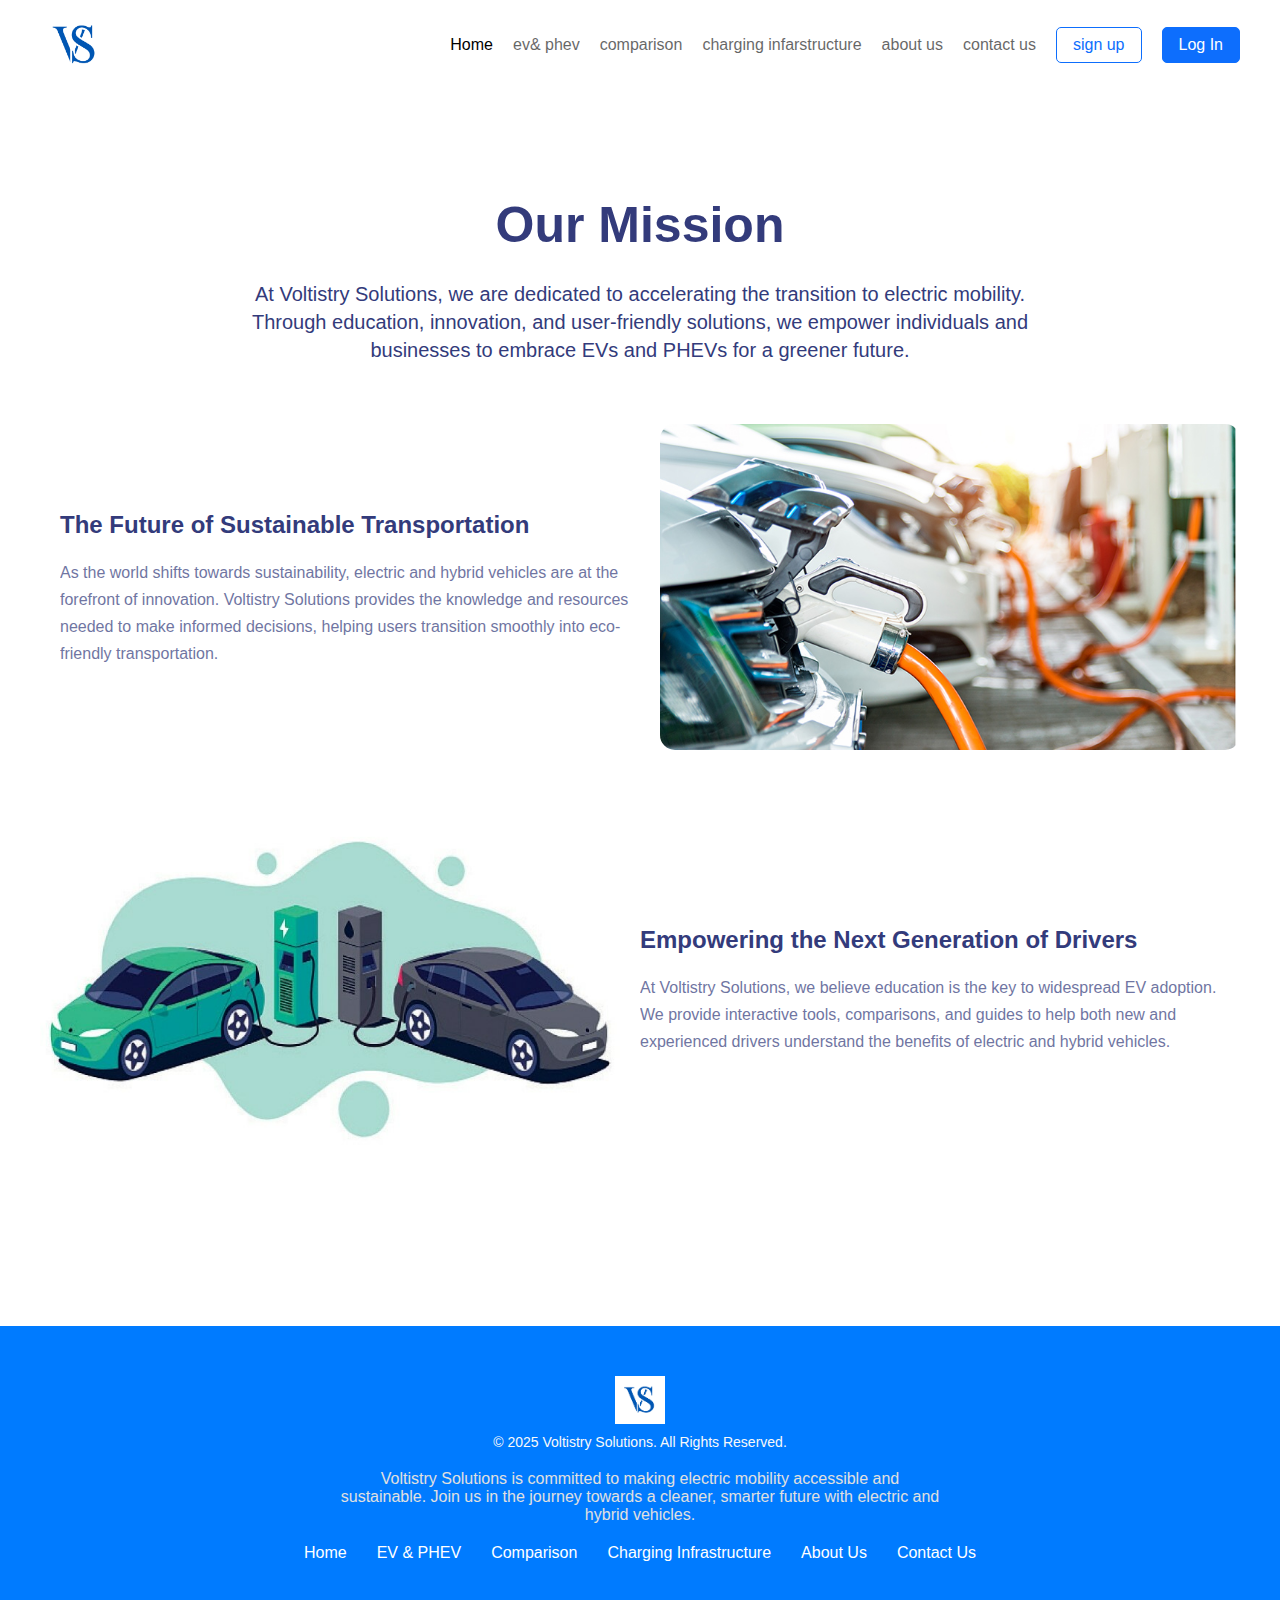
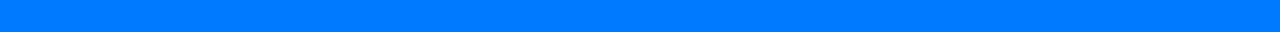
<file: aboutus.html>
<!DOCTYPE html>
<html lang="en">
  <head>
    <meta charset="UTF-8" />
    <meta name="viewport" content="width=device-width, initial-scale=1.0" />
    <title>About us</title>
    <link rel="stylesheet" href="index.css" />
    <script src="./index.js"></script>
  </head>
  <body>
    <!-- nav -->
    <div class="custom-nav">
      <nav class="custom-navbar">
        <div class="custom-container">
          <img class="custom-brand" src="./images/logo.png" alt="" />
          <button
            class="custom-toggler"
            type="button"
            aria-label="Toggle navigation"
          >
            <span class="custom-toggler-icon"></span>
          </button>
          <div class="custom-nav-collapse">
            <ul class="custom-nav-list">
              <li class="custom-nav-item">
                <a class="custom-nav-link active" href="./index.html">Home</a>
              </li>
              <li class="custom-nav-item">
                <a class="custom-nav-link" href="./evphev.html">ev& phev</a>
              </li>
              <li class="custom-nav-item">
                <a class="custom-nav-link" href="./comparison.html"
                  >comparison</a
                >
              </li>
              <li class="custom-nav-item">
                <a class="custom-nav-link" href="./Charging_Infrastructure.html"
                  >charging infarstructure</a
                >
              </li>
              <li class="custom-nav-item">
                <a class="custom-nav-link" href="./aboutus.html">about us</a>
              </li>
              <li class="custom-nav-item">
                <a class="custom-nav-link" href="./contactus.html"
                  >contact us</a
                >
              </li>
            </ul>
            <ul class="custom-nav-list">
              <li class="custom-nav-item">
                <button class="custom-btn custom-btn-outline">
                  <a class="custom-btn-outline-link" href="./signup.html"
                    >sign up</a
                  >
                </button>
              </li>
              <li class="custom-nav-item">
                <button class="custom-btn custom-btn-primary">
                  <a class="custom-btn-link" href="./login.html">Log In</a>
                </button>
              </li>
            </ul>
          </div>
        </div>
      </nav>
    </div>
    <!--  -->

    <!--  -->

    <section class="about-section" id="about-section">
      <div class="container">
        <div class="about-header">
          <h2 class="about-heading">Our Mission</h2>
          <p class="about-sub-heading">
            At Voltistry Solutions, we are dedicated to accelerating the
            transition to electric mobility. Through education, innovation, and
            user-friendly solutions, we empower individuals and businesses to
            embrace EVs and PHEVs for a greener future.
          </p>
        </div>
        <div class="about-content">
          <div class="about-text">
            <h4 class="about-title">
              The Future of Sustainable Transportation
            </h4>
            <p class="about-description">
              As the world shifts towards sustainability, electric and hybrid
              vehicles are at the forefront of innovation. Voltistry Solutions
              provides the knowledge and resources needed to make informed
              decisions, helping users transition smoothly into eco-friendly
              transportation.
            </p>
          </div>
          <div class="about-image">
            <img src="./images/staction.png" alt="EV Charging Station" />
          </div>
        </div>
        <div class="about-content reverse">
          <div class="about-text">
            <h4 class="about-title">
              Empowering the Next Generation of Drivers
            </h4>
            <p class="about-description">
              At Voltistry Solutions, we believe education is the key to
              widespread EV adoption. We provide interactive tools, comparisons,
              and guides to help both new and experienced drivers understand the
              benefits of electric and hybrid vehicles.
            </p>
          </div>
          <div class="about-image">
            <img
              src="./images/edu aboutus.jpg"
              alt="EV Educational Resources"
            />
          </div>
        </div>
      </div>
    </section>

    <!--  -->

    <!-- Footer Section -->
    <section class="copyright-section">
      <div class="container">
        <div class="copyright-content">
          <!-- Logo & Copyright -->
          <div class="copyright-logo">
            <img
              src="./images/logo.png"
              alt="Voltistry Solutions Logo"
            />
            <p class="copyright-text">
              &#169; 2025 Voltistry Solutions. All Rights Reserved.
            </p>
          </div>

          <!-- Footer Description -->
          <p class="copyright-description">
            Voltistry Solutions is committed to making electric mobility
            accessible and sustainable. Join us in the journey towards a
            cleaner, smarter future with electric and hybrid vehicles.
          </p>

          <!-- Quick Links -->
          <ul class="footer-links">
            <li><a href="./index.html">Home</a></li>
            <li><a href="./evphev.html">EV & PHEV</a></li>
            <li><a href="./comparison.html">Comparison</a></li>
            <li>
              <a href="charging-infrastructure.html">Charging Infrastructure</a>
            </li>
            <li><a href="./aboutus.html">About Us</a></li>
            <li><a href="./contactus.html">Contact Us</a></li>
          </ul>

          <!-- Social Media Links -->
          <ul class="social-links">
            <li>
              <a href="https://www.facebook.com"
                ><i class="fab fa-facebook"></i
              ></a>
            </li>
            <li>
              <a href="https://www.twitter.com"
                ><i class="fab fa-twitter"></i
              ></a>
            </li>
            <li>
              <a href="https://www.linkedin.com"
                ><i class="fab fa-linkedin"></i
              ></a>
            </li>
            <li>
              <a href="https://www.instagram.com"
                ><i class="fab fa-instagram"></i
              ></a>
            </li>
          </ul>
        </div>
      </div>
    </section>
  </body>
</html>
<script>
  document
    .querySelector(".custom-toggler")
    .addEventListener("click", function () {
      const navCollapse = document.querySelector(".custom-nav-collapse");
      const togglerIcon = document.querySelector(".custom-toggler-icon");

      navCollapse.classList.toggle("active");
      this.classList.toggle("active");

      // Toggle body overflow to prevent scrolling when menu is open
      if (navCollapse.classList.contains("active")) {
        document.body.style.overflow = "hidden";
      } else {
        document.body.style.overflow = "auto";
      }
    });
</script>
</file>
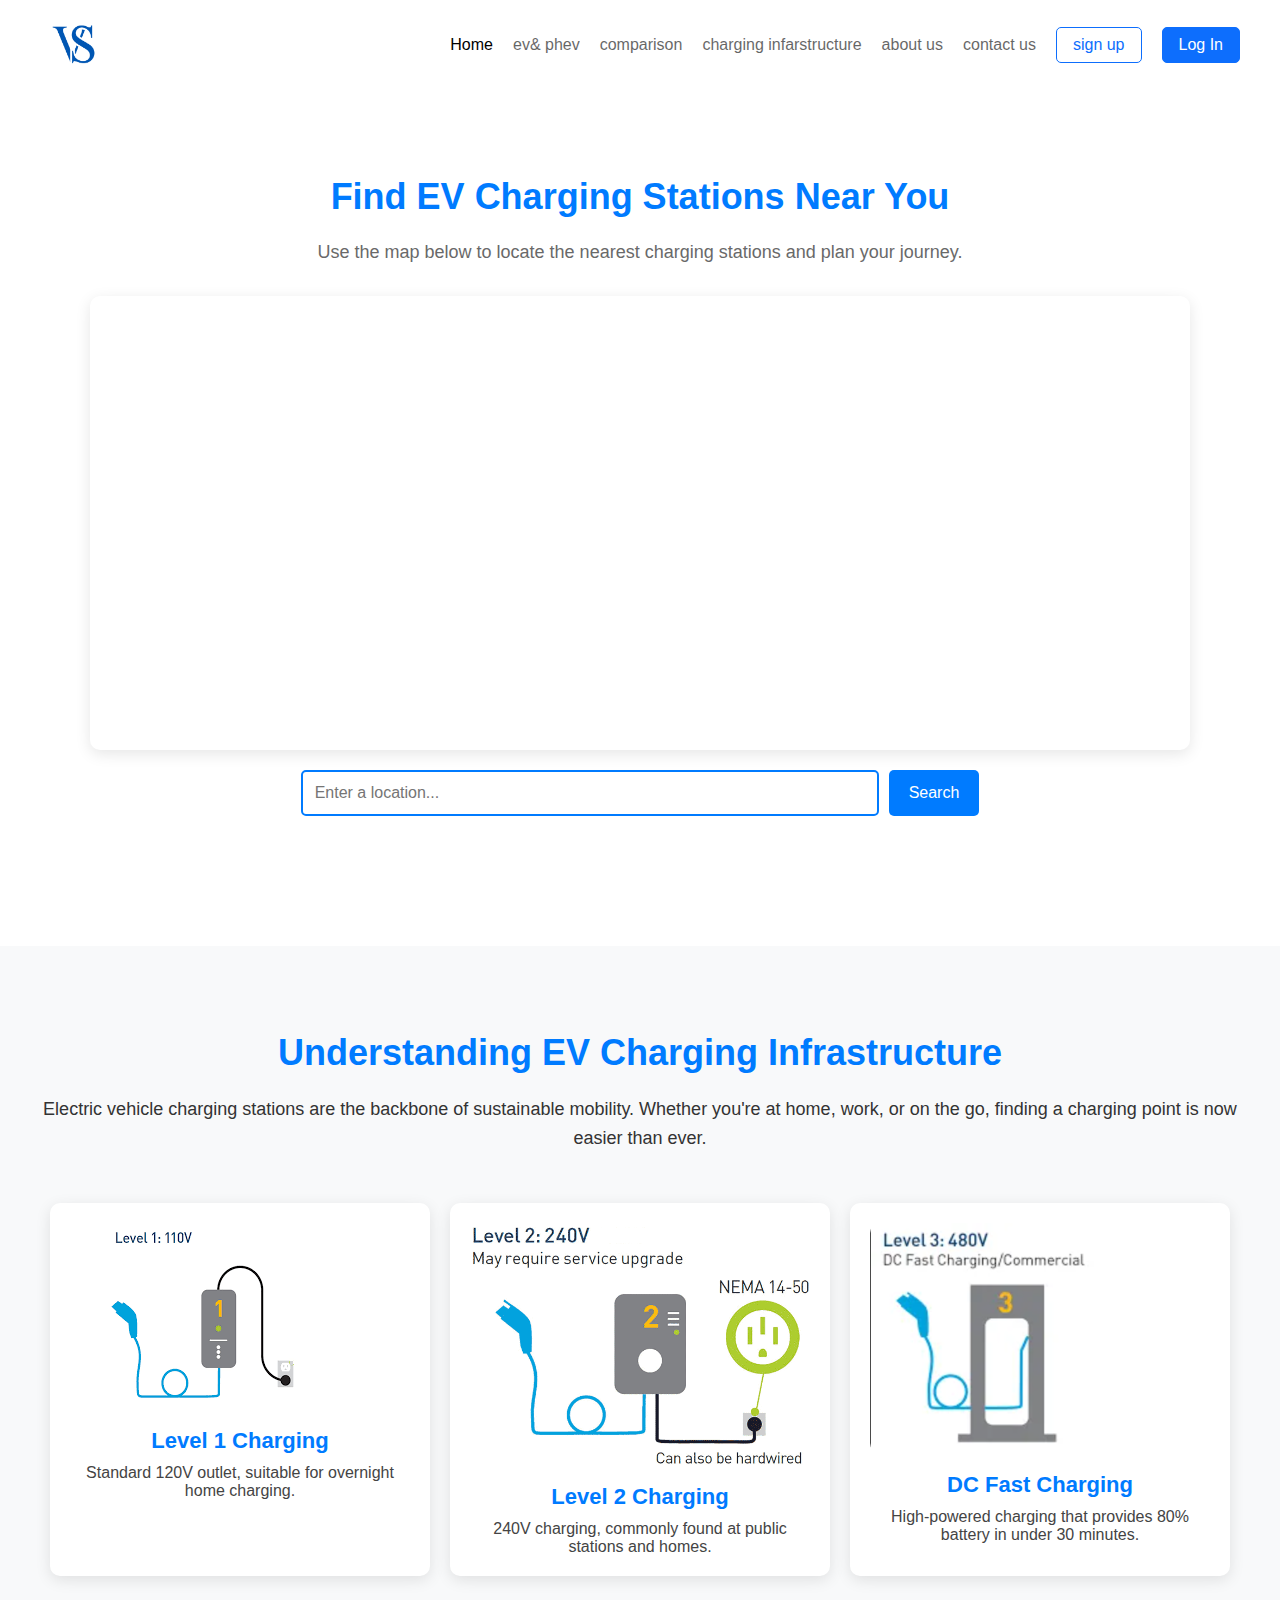
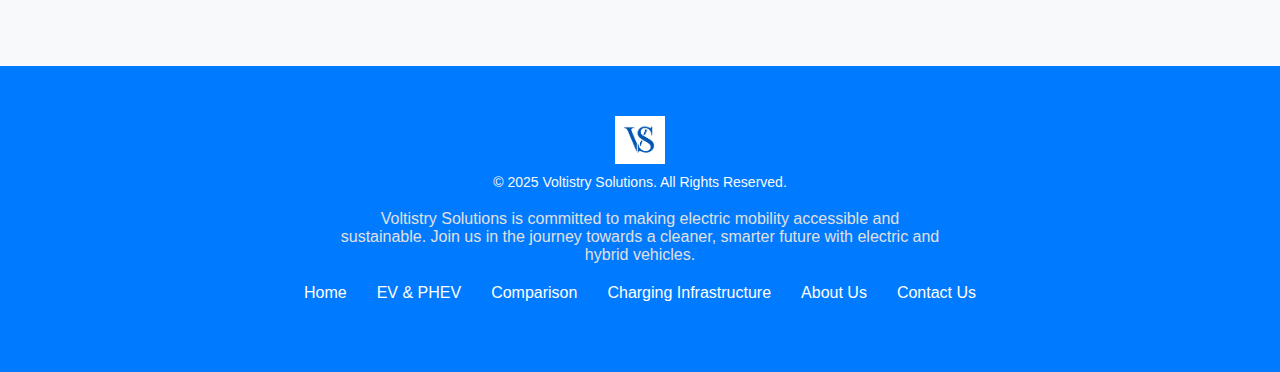
<file: Charging_Infrastructure.html>
<!DOCTYPE html>
<html lang="en">
<head>
    <meta charset="UTF-8">
    <meta name="viewport" content="width=device-width, initial-scale=1.0">
    <title>Charging Infrastructure</title>
    <link rel="stylesheet" href="index.css" />
    <script src="./index.js"></script>
</head>
<body>
    
     <!-- nav -->
     <div class="custom-nav">
        <nav class="custom-navbar">
          <div class="custom-container">
            <img class="custom-brand" src="./images/logo.png" alt="">
            <button
              class="custom-toggler"
              type="button"
              aria-label="Toggle navigation"
            >
              <span class="custom-toggler-icon"></span>
            </button>
            <div class="custom-nav-collapse">
              <ul class="custom-nav-list">
                <li class="custom-nav-item">
                  <a class="custom-nav-link active" href="./index.html">Home</a>
                </li>
                <li class="custom-nav-item">
                  <a class="custom-nav-link" href="./evphev.html">ev& phev</a>
                </li>
                <li class="custom-nav-item">
                  <a class="custom-nav-link" href="./comparison.html"
                    >comparison</a
                  >
                </li>
                <li class="custom-nav-item">
                    <a class="custom-nav-link" href="./Charging_Infrastructure.html">charging infarstructure</a>                </li>
                <li class="custom-nav-item">
                  <a class="custom-nav-link" href="./aboutus.html">about us</a>
                </li>
                <li class="custom-nav-item">
                  <a class="custom-nav-link" href="./contactus.html"
                    >contact us</a
                  >
                </li>
              </ul>
              <ul class="custom-nav-list">
                <li class="custom-nav-item">
                  <button class="custom-btn custom-btn-outline">
                    <a class="custom-btn-outline-link" href="./signup.html"
                      >sign up</a
                    >
                  </button>
                </li>
                <li class="custom-nav-item">
                  <button class="custom-btn custom-btn-primary">
                    <a class="custom-btn-link" href="./login.html">Log In</a>
                  </button>
                </li>
              </ul>
            </div>
          </div>
        </nav>
      </div>



      <section class="charging-infrastructure">
        <div class="container">
          <h2 class="section-heading">Find EV Charging Stations Near You</h2>
          <p class="section-sub-heading">Use the map below to locate the nearest charging stations and plan your journey.</p>
      
          <!-- Google Map Embed -->
          <div class="map-container">
            <iframe src="https://www.google.com/maps/embed?pb=!1m14!1m8!1m3!1d1012907.1113392282!2d2.9818384!3d7.3910042!3m2!1i1024!2i768!4f13.1!3m3!1m2!1s0x48761b2ac3db2b7b%3A0x297bc4bdd6036a73!2sUnited%20Kingdom%20House%2C%20London%20W1W%208DP%2C%20UK!5e0!3m2!1sen!2sng!4v1742118461486!5m2!1sen!2sng" width="100%" height="450" style="border:0;" allowfullscreen="" loading="lazy" referrerpolicy="no-referrer-when-downgrade"></iframe>
          </div>
      
          <!-- Search Bar -->
          <div class="search-bar">
            <input type="text" id="location-search" placeholder="Enter a location..." />
            <button class="btn-search">Search</button>
          </div>
        </div>
      </section>
      
      <!-- Charging Infrastructure Details -->
      <section class="charging-details">
        <div class="container">
          <h2 class="section-heading">Understanding EV Charging Infrastructure</h2>
          <p class="section-description">
            Electric vehicle charging stations are the backbone of sustainable mobility. Whether you're at home, work, or on the go, 
            finding a charging point is now easier than ever.
          </p>
      
          <div class="charging-types">
            <!-- Level 1 Charging -->
            <div class="charging-type">
              <img src="./images/level 1.png" alt="Level 1 Charging" />
              <h3>Level 1 Charging</h3>
              <p>Standard 120V outlet, suitable for overnight home charging.</p>
            </div>
            <!-- Level 2 Charging -->
            <div class="charging-type">
              <img src="./images/level 2.png" alt="Level 2 Charging" />
              <h3>Level 2 Charging</h3>
              <p>240V charging, commonly found at public stations and homes.</p>
            </div>
            <!-- DC Fast Charging -->
            <div class="charging-type">
              <img src="./images/level 3.png" alt="DC Fast Charging" />
              <h3>DC Fast Charging</h3>
              <p>High-powered charging that provides 80% battery in under 30 minutes.</p>
            </div>
          </div>
        </div>
      </section>
      



    <!-- Footer Section -->
    <section class="copyright-section">
      <div class="container">
        <div class="copyright-content">
          <!-- Logo & Copyright -->
          <div class="copyright-logo">
            <img
              src="./images/logo.png"
              alt="Voltistry Solutions Logo"
            />
            <p class="copyright-text">
              &#169; 2025 Voltistry Solutions. All Rights Reserved.
            </p>
          </div>

          <!-- Footer Description -->
          <p class="copyright-description">
            Voltistry Solutions is committed to making electric mobility
            accessible and sustainable. Join us in the journey towards a
            cleaner, smarter future with electric and hybrid vehicles.
          </p>

          <!-- Quick Links -->
          <ul class="footer-links">
            <li><a href="./index.html">Home</a></li>
            <li><a href="./evphev.html">EV & PHEV</a></li>
            <li><a href="./comparison.html">Comparison</a></li>
            <li>
              <a href="charging-infrastructure.html">Charging Infrastructure</a>
            </li>
            <li><a href="./aboutus.html">About Us</a></li>
            <li><a href="./contactus.html">Contact Us</a></li>
          </ul>

          <!-- Social Media Links -->
          <ul class="social-links">
            <li>
              <a href="https://www.facebook.com"
                ><i class="fab fa-facebook"></i
              ></a>
            </li>
            <li>
              <a href="https://www.twitter.com"
                ><i class="fab fa-twitter"></i
              ></a>
            </li>
            <li>
              <a href="https://www.linkedin.com"
                ><i class="fab fa-linkedin"></i
              ></a>
            </li>
            <li>
              <a href="https://www.instagram.com"
                ><i class="fab fa-instagram"></i
              ></a>
            </li>
          </ul>
        </div>
      </div>
    </section>
</body>
</html>
<script>
    document
      .querySelector(".custom-toggler")
      .addEventListener("click", function () {
        const navCollapse = document.querySelector(".custom-nav-collapse");
        const togglerIcon = document.querySelector(".custom-toggler-icon");
  
        navCollapse.classList.toggle("active");
        this.classList.toggle("active");
  
        // Toggle body overflow to prevent scrolling when menu is open
        if (navCollapse.classList.contains("active")) {
          document.body.style.overflow = "hidden";
        } else {
          document.body.style.overflow = "auto";
        }
      });
  </script>
</file>
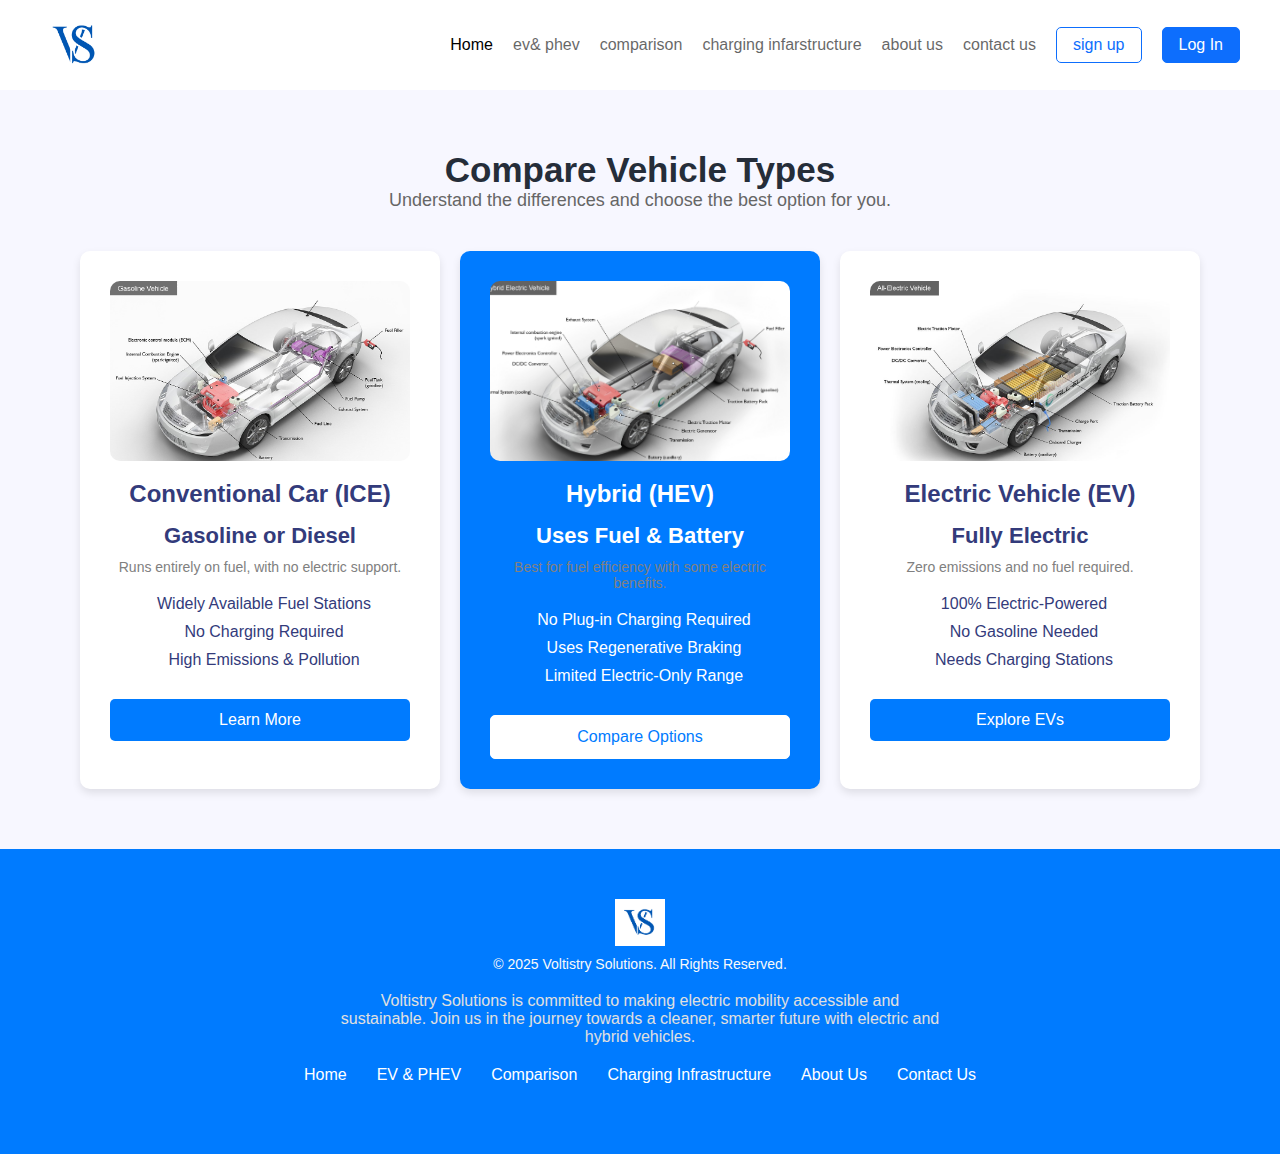
<file: comparison.html>
<!DOCTYPE html>
<html lang="en">
<head>
    <meta charset="UTF-8">
    <meta name="viewport" content="width=device-width, initial-scale=1.0">
    <title>comparison</title>
    <link rel="stylesheet" href="index.css" />
    <script src="./index.js"></script>
</head>
<body>
        <!-- nav -->
        <div class="custom-nav">
          <nav class="custom-navbar">
            <div class="custom-container">
              <img class="custom-brand" src="./images/logo.png" alt="">
              <button
                class="custom-toggler"
                type="button"
                aria-label="Toggle navigation"
              >
                <span class="custom-toggler-icon"></span>
              </button>
              <div class="custom-nav-collapse">
                <ul class="custom-nav-list">
                  <li class="custom-nav-item">
                    <a class="custom-nav-link active" href="./index.html">Home</a>
                  </li>
                  <li class="custom-nav-item">
                    <a class="custom-nav-link" href="./evphev.html">ev& phev</a>
                  </li>
                  <li class="custom-nav-item">
                    <a class="custom-nav-link" href="./comparison.html"
                      >comparison</a
                    >
                  </li>
                  <li class="custom-nav-item">
                    <a class="custom-nav-link" href="./Charging_Infrastructure.html">charging infarstructure</a>                  </li>
                  <li class="custom-nav-item">
                    <a class="custom-nav-link" href="./aboutus.html">about us</a>
                  </li>
                  <li class="custom-nav-item">
                    <a class="custom-nav-link" href="./contactus.html"
                      >contact us</a
                    >
                  </li>
                </ul>
                <ul class="custom-nav-list">
                  <li class="custom-nav-item">
                    <button class="custom-btn custom-btn-outline">
                      <a class="custom-btn-outline-link" href="./signup.html"
                        >sign up</a
                      >
                    </button>
                  </li>
                  <li class="custom-nav-item">
                    <button class="custom-btn custom-btn-primary">
                      <a class="custom-btn-link" href="./login.html">Log In</a>
                    </button>
                  </li>
                </ul>
              </div>
            </div>
          </nav>
        </div>


          <section class="ezy__comparison">
            <div class="container">
              <div class="row">
                <div class="col-lg-6 text-center">
                  <h2 class="ezy__comparison-heading">Compare Vehicle Types</h2>
                  <p class="ezy__comparison-sub-heading">
                    Understand the differences and choose the best option for you.
                  </p>
                </div>
              </div>
              <div class="comparison-cards">
                <!-- Conventional Fuel Car -->
                <div class="comparison-card">
                  <img
                    src="./images/gas-zWJO2AWK.jpg"
                    alt="Conventional Fuel Car"
                    class="comparison-img"
                  />
                  <h3 class="ezy__comparison-title">Conventional Car (ICE)</h3>
                  <div class="ezy__comparison-price">Gasoline or Diesel</div>
                  <p class="ezy__comparison-note">
                    Runs entirely on fuel, with no electric support.
                  </p>
                  <ul class="comparison-features">
                    <li><i class="fas fa-check"></i> Widely Available Fuel Stations</li>
                    <li><i class="fas fa-check"></i> No Charging Required</li>
                    <li><i class="fas fa-times"></i> High Emissions & Pollution</li>
                  </ul>
                  <button class="btn">Learn More</button>
                </div>
                <!-- Hybrid Vehicle -->
                <div class="comparison-card active">
                  <img
                    src="./images/hy (2).jpg"
                    alt="Hybrid Car"
                    class="comparison-img"
                  />
                  <h3 class="ezy__comparison-title">Hybrid (HEV)</h3>
                  <div class="ezy__comparison-price">Uses Fuel & Battery</div>
                  <p class="ezy__comparison-note">
                    Best for fuel efficiency with some electric benefits.
                  </p>
                  <ul class="comparison-features">
                    <li><i class="fas fa-check"></i> No Plug-in Charging Required</li>
                    <li><i class="fas fa-check"></i> Uses Regenerative Braking</li>
                    <li><i class="fas fa-times"></i> Limited Electric-Only Range</li>
                  </ul>
                  <button class="btn">Compare Options</button>
                </div>
                <!-- Electric Vehicle -->
                <div class="comparison-card">
                  <img
                    src="./images/ev.jpg"
                    alt="Electric Car"
                    class="comparison-img"
                  />
                  <h3 class="ezy__comparison-title">Electric Vehicle (EV)</h3>
                  <div class="ezy__comparison-price">Fully Electric</div>
                  <p class="ezy__comparison-note">
                    Zero emissions and no fuel required.
                  </p>
                  <ul class="comparison-features">
                    <li><i class="fas fa-check"></i> 100% Electric-Powered</li>
                    <li><i class="fas fa-check"></i> No Gasoline Needed</li>
                    <li><i class="fas fa-times"></i> Needs Charging Stations</li>
                  </ul>
                  <button class="btn">Explore EVs</button>
                </div>
              </div>
            </div>
          </section>
          

          

   <!-- Footer Section -->
   <section class="copyright-section">
    <div class="container">
      <div class="copyright-content">
        <!-- Logo & Copyright -->
        <div class="copyright-logo">
          <img
            src="./images/logo.png"
            alt="Voltistry Solutions Logo"
          />
          <p class="copyright-text">
            &#169; 2025 Voltistry Solutions. All Rights Reserved.
          </p>
        </div>

        <!-- Footer Description -->
        <p class="copyright-description">
          Voltistry Solutions is committed to making electric mobility
          accessible and sustainable. Join us in the journey towards a
          cleaner, smarter future with electric and hybrid vehicles.
        </p>

        <!-- Quick Links -->
        <ul class="footer-links">
          <li><a href="./index.html">Home</a></li>
          <li><a href="./evphev.html">EV & PHEV</a></li>
          <li><a href="./comparison.html">Comparison</a></li>
          <li>
            <a href="charging-infrastructure.html">Charging Infrastructure</a>
          </li>
          <li><a href="./aboutus.html">About Us</a></li>
          <li><a href="./contactus.html">Contact Us</a></li>
        </ul>

        <!-- Social Media Links -->
        <ul class="social-links">
          <li>
            <a href="https://www.facebook.com"
              ><i class="fab fa-facebook"></i
            ></a>
          </li>
          <li>
            <a href="https://www.twitter.com"
              ><i class="fab fa-twitter"></i
            ></a>
          </li>
          <li>
            <a href="https://www.linkedin.com"
              ><i class="fab fa-linkedin"></i
            ></a>
          </li>
          <li>
            <a href="https://www.instagram.com"
              ><i class="fab fa-instagram"></i
            ></a>
          </li>
        </ul>
      </div>
    </div>
  </section>
</body>
</html>

<script>
     document
    .querySelector(".custom-toggler")
    .addEventListener("click", function () {
      const navCollapse = document.querySelector(".custom-nav-collapse");
      const togglerIcon = document.querySelector(".custom-toggler-icon");

      navCollapse.classList.toggle("active");
      this.classList.toggle("active");

      // Toggle body overflow to prevent scrolling when menu is open
      if (navCollapse.classList.contains("active")) {
        document.body.style.overflow = "hidden";
      } else {
        document.body.style.overflow = "auto";
      }
    });
</script>
</file>
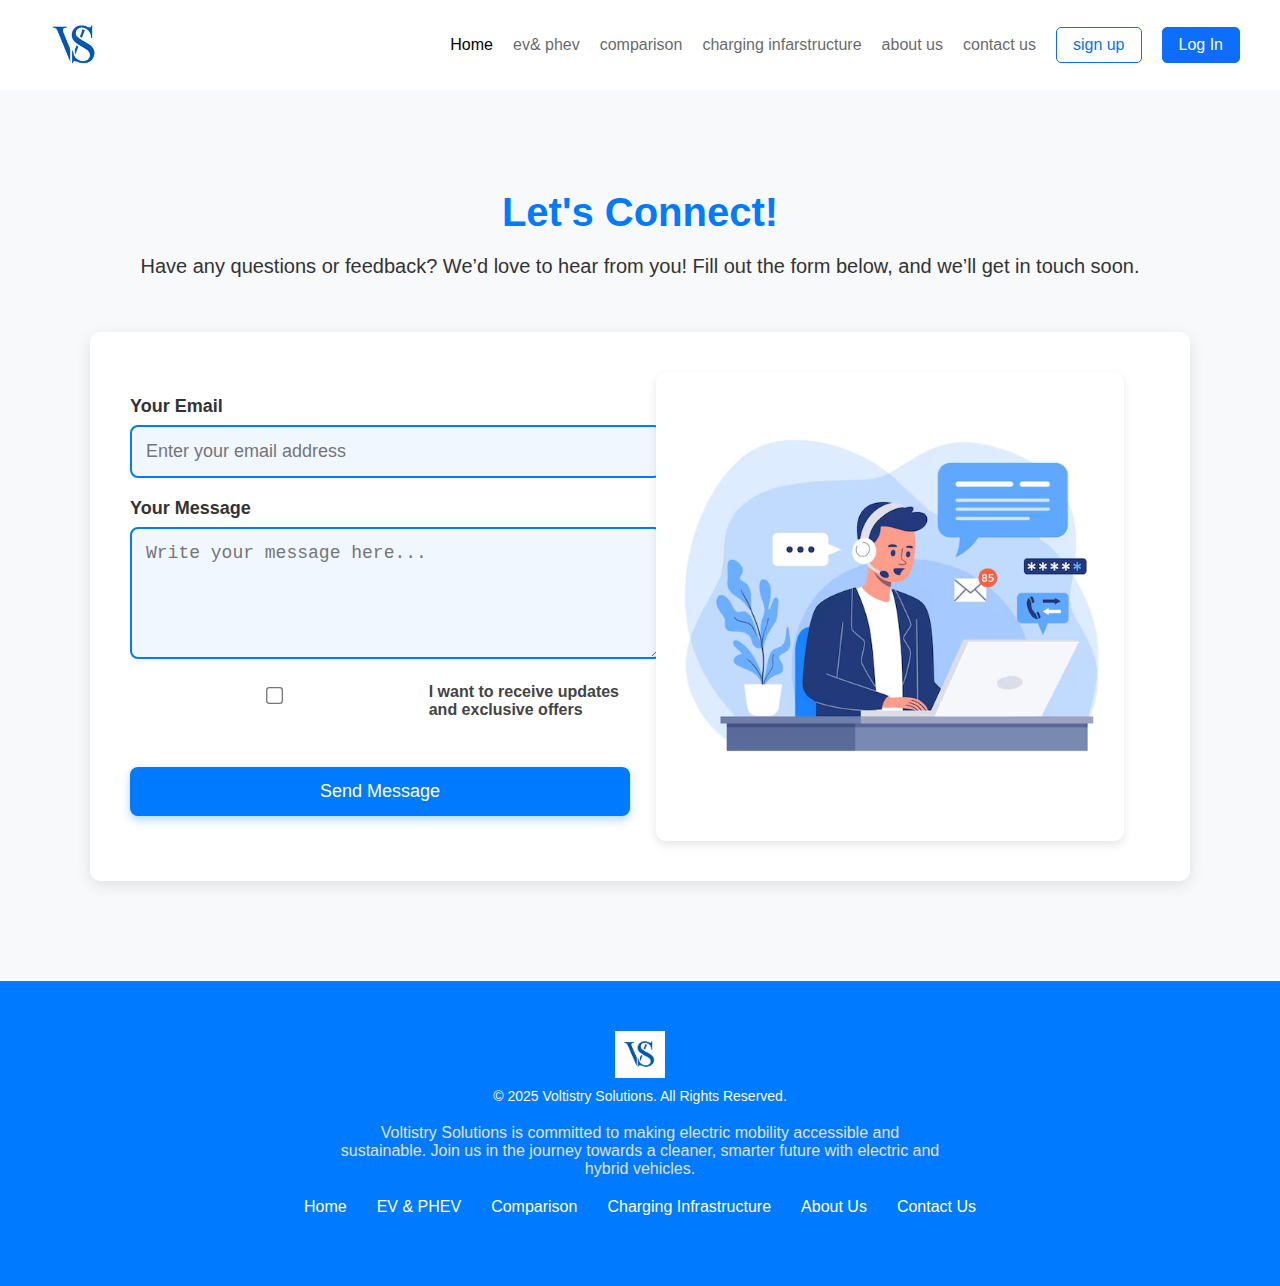
<file: contactus.html>
<!DOCTYPE html>
<html lang="en">
<head>
    <meta charset="UTF-8">
    <meta name="viewport" content="width=device-width, initial-scale=1.0">
    <title>Contact us</title>
    <link rel="stylesheet" href="index.css" />
    <script src="./index.js"></script>
</head>
<body>

 <!-- nav -->
 <div class="custom-nav">
  <nav class="custom-navbar">
    <div class="custom-container">
      <img class="custom-brand" src="./images/logo.png" alt="">
      <button
        class="custom-toggler"
        type="button"
        aria-label="Toggle navigation"
      >
        <span class="custom-toggler-icon"></span>
      </button>
      <div class="custom-nav-collapse">
        <ul class="custom-nav-list">
          <li class="custom-nav-item">
            <a class="custom-nav-link active" href="./index.html">Home</a>
          </li>
          <li class="custom-nav-item">
            <a class="custom-nav-link" href="./evphev.html">ev& phev</a>
          </li>
          <li class="custom-nav-item">
            <a class="custom-nav-link" href="./comparison.html"
              >comparison</a
            >
          </li>
          <li class="custom-nav-item">
            <a class="custom-nav-link" href="./Charging_Infrastructure.html">charging infarstructure</a>          </li>
          <li class="custom-nav-item">
            <a class="custom-nav-link" href="./aboutus.html">about us</a>
          </li>
          <li class="custom-nav-item">
            <a class="custom-nav-link" href="./contactus.html"
              >contact us</a
            >
          </li>
        </ul>
        <ul class="custom-nav-list">
          <li class="custom-nav-item">
            <button class="custom-btn custom-btn-outline">
              <a class="custom-btn-outline-link" href="./signup.html"
                >sign up</a
              >
            </button>
          </li>
          <li class="custom-nav-item">
            <button class="custom-btn custom-btn-primary">
              <a class="custom-btn-link" href="./login.html">Log In</a>
            </button>
          </li>
        </ul>
      </div>
    </div>
  </nav>
</div>
<!--  -->


<section class="contact-section">
  <div class="container">
    <h2 class="contact-heading">Let's Connect!</h2>
    <p class="contact-sub-heading">
      Have any questions or feedback? We’d love to hear from you! Fill out the form below, and we’ll get in touch soon.
    </p>

    <div class="contact-content">
      <!-- Left Side (Form) -->
      <div class="contact-form">
        <form action="#" method="POST">
          <label for="email">Your Email</label>
          <input type="email" id="email" name="email" placeholder="Enter your email address" required />

          <label for="message">Your Message</label>
          <textarea id="message" name="message" rows="5" placeholder="Write your message here..." required></textarea>

          <div class="checkbox-container">
            <input type="checkbox" id="subscribe" name="subscribe">
            <label for="subscribe">I want to receive updates and exclusive offers</label>
          </div>

          <button type="submit" class="btn btn-primary">Send Message</button>
        </form>
      </div>

      <!-- Right Side (Image) -->
      <div class="contact-image">
        <img src="./images/customer_support.png" alt="Customer Support Team" />
      </div>
    </div>
  </div>
</section>



<!--  -->


<!-- Footer Section -->
<section class="copyright-section">
  <div class="container">
    <div class="copyright-content">
      <!-- Logo & Copyright -->
      <div class="copyright-logo">
        <img
          src="./images/logo.png"
          alt="Voltistry Solutions Logo"
        />
        <p class="copyright-text">
          &#169; 2025 Voltistry Solutions. All Rights Reserved.
        </p>
      </div>

      <!-- Footer Description -->
      <p class="copyright-description">
        Voltistry Solutions is committed to making electric mobility
        accessible and sustainable. Join us in the journey towards a
        cleaner, smarter future with electric and hybrid vehicles.
      </p>

      <!-- Quick Links -->
      <ul class="footer-links">
        <li><a href="./index.html">Home</a></li>
        <li><a href="./evphev.html">EV & PHEV</a></li>
        <li><a href="./comparison.html">Comparison</a></li>
        <li>
          <a href="charging-infrastructure.html">Charging Infrastructure</a>
        </li>
        <li><a href="./aboutus.html">About Us</a></li>
        <li><a href="./contactus.html">Contact Us</a></li>
      </ul>

      <!-- Social Media Links -->
      <ul class="social-links">
        <li>
          <a href="https://www.facebook.com"
            ><i class="fab fa-facebook"></i
          ></a>
        </li>
        <li>
          <a href="https://www.twitter.com"
            ><i class="fab fa-twitter"></i
          ></a>
        </li>
        <li>
          <a href="https://www.linkedin.com"
            ><i class="fab fa-linkedin"></i
          ></a>
        </li>
        <li>
          <a href="https://www.instagram.com"
            ><i class="fab fa-instagram"></i
          ></a>
        </li>
      </ul>
    </div>
  </div>
</section>
</body>
</html>


<script>
  document
 .querySelector(".custom-toggler")
 .addEventListener("click", function () {
   const navCollapse = document.querySelector(".custom-nav-collapse");
   const togglerIcon = document.querySelector(".custom-toggler-icon");

   navCollapse.classList.toggle("active");
   this.classList.toggle("active");

   // Toggle body overflow to prevent scrolling when menu is open
   if (navCollapse.classList.contains("active")) {
     document.body.style.overflow = "hidden";
   } else {
     document.body.style.overflow = "auto";
   }
 });
</script>
</file>
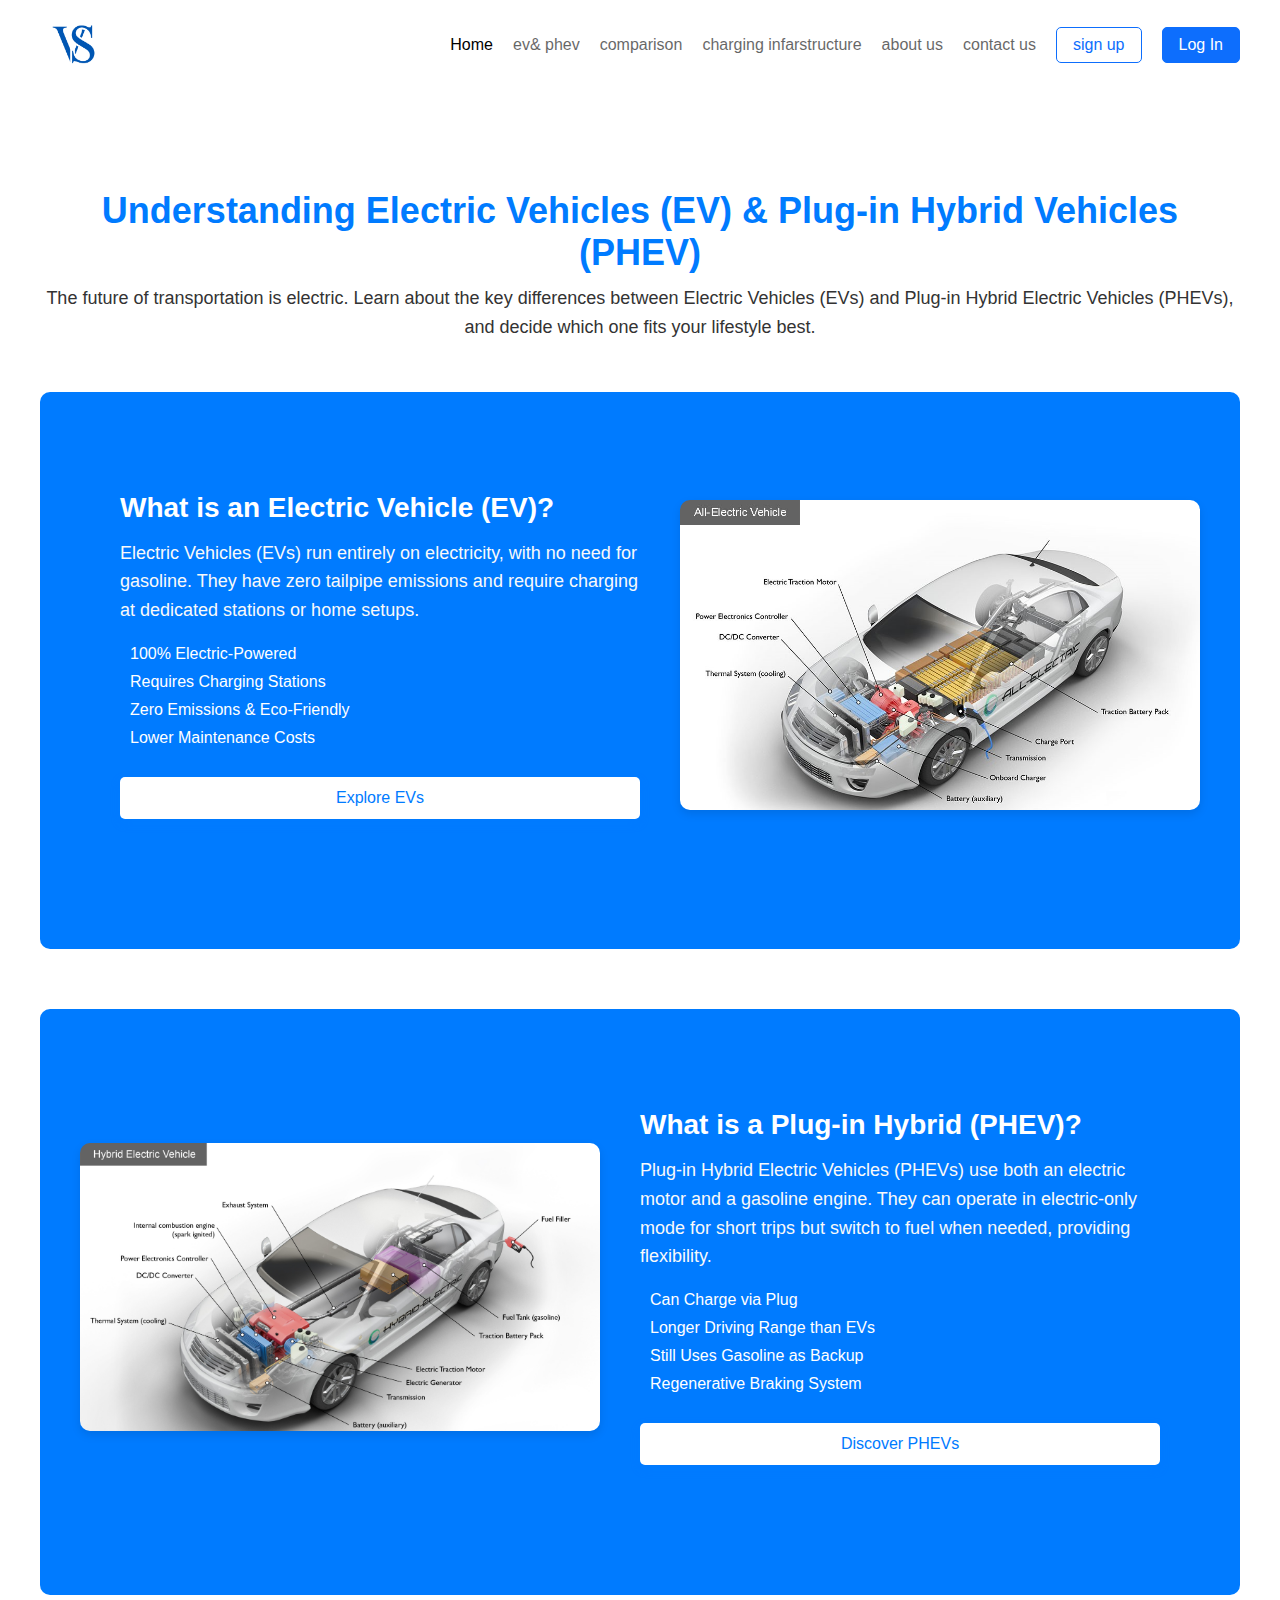
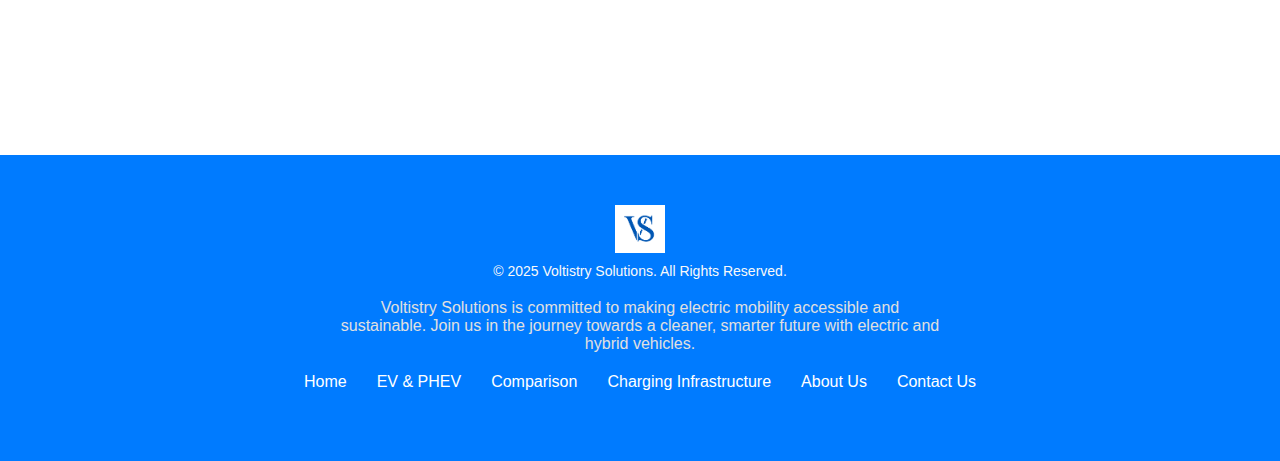
<file: evphev.html>
<!DOCTYPE html>
<html lang="en">
<head>
    <meta charset="UTF-8">
    <meta name="viewport" content="width=device-width, initial-scale=1.0">
    <title>ev & phev</title>
    <link rel="stylesheet" href="index.css" />
    <script src="./index.js"></script>
</head>
<body>
    
   <!-- nav -->
   <div class="custom-nav">
    <nav class="custom-navbar">
      <div class="custom-container">
        <img class="custom-brand" src="./images/logo.png" alt="">
        <button
          class="custom-toggler"
          type="button"
          aria-label="Toggle navigation"
        >
          <span class="custom-toggler-icon"></span>
        </button>
        <div class="custom-nav-collapse">
          <ul class="custom-nav-list">
            <li class="custom-nav-item">
              <a class="custom-nav-link active" href="./index.html">Home</a>
            </li>
            <li class="custom-nav-item">
              <a class="custom-nav-link" href="./evphev.html">ev& phev</a>
            </li>
            <li class="custom-nav-item">
              <a class="custom-nav-link" href="./comparison.html"
                >comparison</a
              >
            </li>
            <li class="custom-nav-item">
                <a class="custom-nav-link" href="./Charging_Infrastructure.html">charging infarstructure</a>            </li>
            <li class="custom-nav-item">
              <a class="custom-nav-link" href="./aboutus.html">about us</a>
            </li>
            <li class="custom-nav-item">
              <a class="custom-nav-link" href="./contactus.html"
                >contact us</a
              >
            </li>
          </ul>
          <ul class="custom-nav-list">
            <li class="custom-nav-item">
              <button class="custom-btn custom-btn-outline">
                <a class="custom-btn-outline-link" href="./signup.html"
                  >sign up</a
                >
              </button>
            </li>
            <li class="custom-nav-item">
              <button class="custom-btn custom-btn-primary">
                <a class="custom-btn-link" href="./login.html">Log In</a>
              </button>
            </li>
          </ul>
        </div>
      </div>
    </nav>
  </div>

<!-- ev & phev section -->
    <section class="ezy__evphev">
        <div class="container">
          <h2 class="section-title">Understanding Electric Vehicles (EV) & Plug-in Hybrid Vehicles (PHEV)</h2>
          <p class="section-description">
            The future of transportation is electric. Learn about the key differences between Electric Vehicles (EVs) and 
            Plug-in Hybrid Electric Vehicles (PHEVs), and decide which one fits your lifestyle best.
          </p>
      
          <!-- EV Section -->
          <div class="vehicle-container ev-section">
            <div class="row">
              <div class="col-lg-6 col-md-12 text-content">
                <h3 class="vehicle-heading">What is an Electric Vehicle (EV)?</h3>
                <p class="vehicle-description">
                  Electric Vehicles (EVs) run entirely on electricity, with no need for gasoline. They have zero tailpipe emissions 
                  and require charging at dedicated stations or home setups.
                </p>
                <ul class="vehicle-features">
                  <li><i class="fas fa-bolt"></i> 100% Electric-Powered</li>
                  <li><i class="fas fa-charging-station"></i> Requires Charging Stations</li>
                  <li><i class="fas fa-leaf"></i> Zero Emissions & Eco-Friendly</li>
                  <li><i class="fas fa-tools"></i> Lower Maintenance Costs</li>
                </ul>
                <button class="btn btn-primary">Explore EVs</button>
              </div>
              <div class="col-lg-6 col-md-12 image-content">
                <img src="./images/ev.jpg" alt="Electric Vehicle" class="vehicle-img" />
              </div>
            </div>
          </div>
      
          <!-- PHEV Section -->
          <div class="vehicle-container phev-section">
            <div class="row">
              <div class="col-lg-6 col-md-12 image-content">
                <img src="./images/hy (2).jpg" alt="Plug-in Hybrid Car" class="vehicle-img" />
              </div>
              <div class="col-lg-6 col-md-12 text-content">
                <h3 class="vehicle-heading">What is a Plug-in Hybrid (PHEV)?</h3>
                <p class="vehicle-description">
                  Plug-in Hybrid Electric Vehicles (PHEVs) use both an electric motor and a gasoline engine. They can operate 
                  in electric-only mode for short trips but switch to fuel when needed, providing flexibility.
                </p>
                <ul class="vehicle-features">
                  <li><i class="fas fa-plug"></i> Can Charge via Plug</li>
                  <li><i class="fas fa-road"></i> Longer Driving Range than EVs</li>
                  <li><i class="fas fa-gas-pump"></i> Still Uses Gasoline as Backup</li>
                  <li><i class="fas fa-sync-alt"></i> Regenerative Braking System</li>
                </ul>
                <button class="btn btn-primary">Discover PHEVs</button>
              </div>
            </div>
          </div>
        </div>
      </section>
      


   <!-- Footer Section -->
<section class="copyright-section">
  <div class="container">
    <div class="copyright-content">
      <!-- Logo & Copyright -->
      <div class="copyright-logo">
        <img
          src="./images/logo.png"
          alt="Voltistry Solutions Logo"
        />
        <p class="copyright-text">
          &#169; 2025 Voltistry Solutions. All Rights Reserved.
        </p>
      </div>

      <!-- Footer Description -->
      <p class="copyright-description">
        Voltistry Solutions is committed to making electric mobility
        accessible and sustainable. Join us in the journey towards a
        cleaner, smarter future with electric and hybrid vehicles.
      </p>

      <!-- Quick Links -->
      <ul class="footer-links">
        <li><a href="./index.html">Home</a></li>
        <li><a href="./evphev.html">EV & PHEV</a></li>
        <li><a href="./comparison.html">Comparison</a></li>
        <li>
          <a href="charging-infrastructure.html">Charging Infrastructure</a>
        </li>
        <li><a href="./aboutus.html">About Us</a></li>
        <li><a href="./contactus.html">Contact Us</a></li>
      </ul>

      <!-- Social Media Links -->
      <ul class="social-links">
        <li>
          <a href="https://www.facebook.com"
            ><i class="fab fa-facebook"></i
          ></a>
        </li>
        <li>
          <a href="https://www.twitter.com"
            ><i class="fab fa-twitter"></i
          ></a>
        </li>
        <li>
          <a href="https://www.linkedin.com"
            ><i class="fab fa-linkedin"></i
          ></a>
        </li>
        <li>
          <a href="https://www.instagram.com"
            ><i class="fab fa-instagram"></i
          ></a>
        </li>
      </ul>
    </div>
  </div>
</section>
</body>
</html>


<script>
  document
 .querySelector(".custom-toggler")
 .addEventListener("click", function () {
   const navCollapse = document.querySelector(".custom-nav-collapse");
   const togglerIcon = document.querySelector(".custom-toggler-icon");

   navCollapse.classList.toggle("active");
   this.classList.toggle("active");

   // Toggle body overflow to prevent scrolling when menu is open
   if (navCollapse.classList.contains("active")) {
     document.body.style.overflow = "hidden";
   } else {
     document.body.style.overflow = "auto";
   }
 });
</script>
</file>
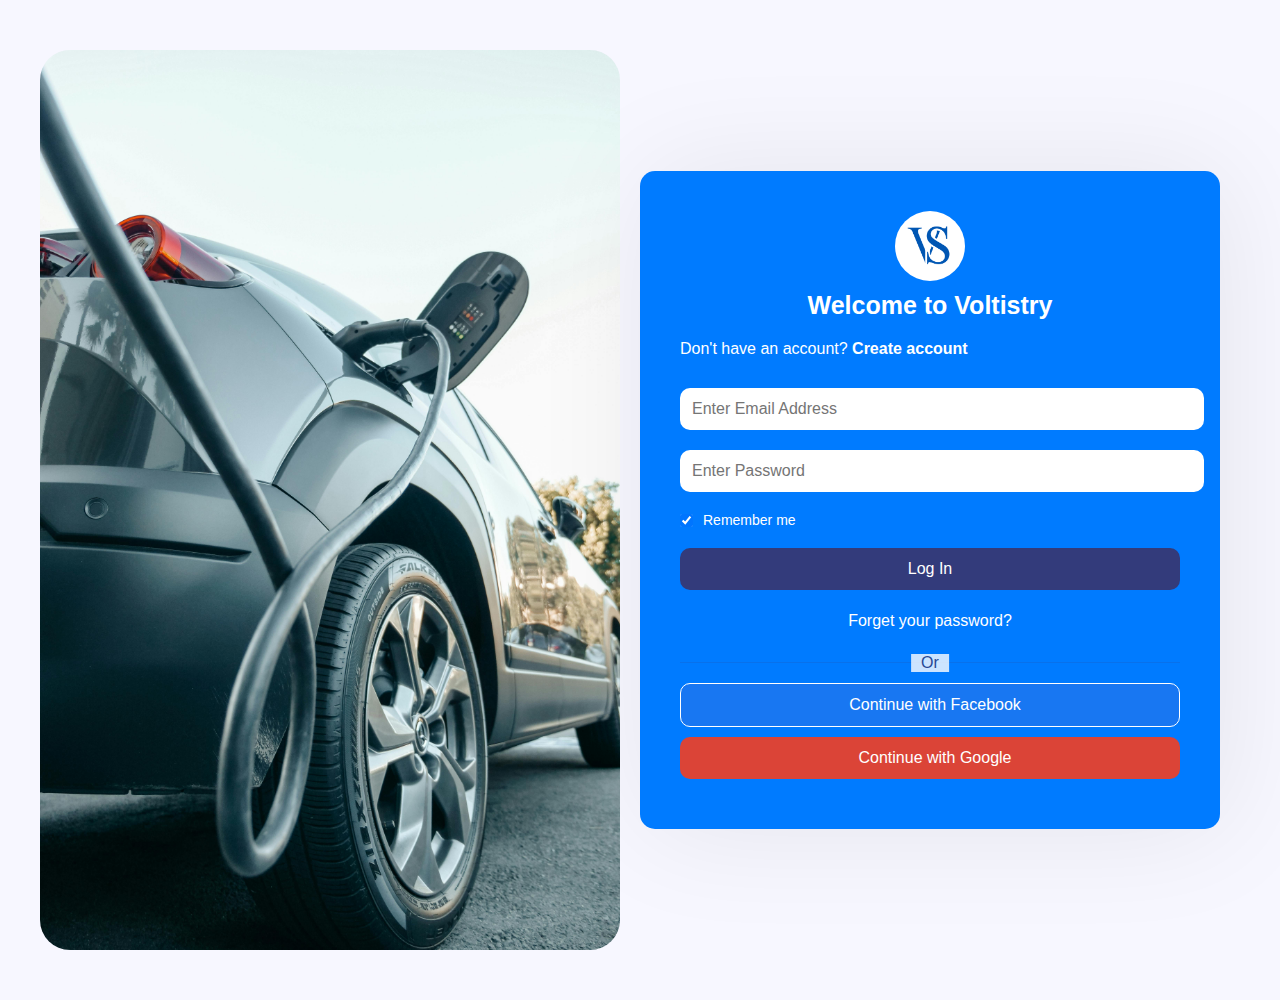
<file: login.html>
<!DOCTYPE html>
<html lang="en">
  <head>
    <meta charset="UTF-8" />
    <meta name="viewport" content="width=device-width, initial-scale=1.0" />
    <title>login</title>
    <link rel="stylesheet" href="index.css" />
    <script src="./index.js"></script>
  </head>
  <body>
    <section class="signin-section">
      <div class="container">
        <div class="signin-wrapper">
          <div class="signin-bg-holder"></div>
          <div class="signin-form-wrapper">
            <div class="signin-form-card">
              <div class="logo_holder">
                <img class="custom-brand" src="./images/logo.png" alt="" />
              </div>

              <h2 class="signin-heading">Welcome to Voltistry</h2>
              <p class="signin-sub-heading">
                <span class="opacity-50">Don't have an account?</span>
                <a href="./signup.html" class="signin-link">Create account</a>
              </p>

              <form class="signin-form">
                <div class="form-group">
                  <input
                  required
                    type="text"
                    id="email"
                    placeholder="Enter Email Address"
                  />
                </div>
                <div class="form-group">
                  <input
                  required
                    type="password"
                    id="password"
                    placeholder="Enter Password"
                  />
                </div>
                <div class="form-group">
                  <label class="checkbox-label">
                    <input type="checkbox" id="remember-me" checked />
                    <span>Remember me</span>
                  </label>
                </div>
                <button type="submit" class="signin-submit-btn">Log In</button>
                <button class="signin-forgot-btn">Forget your password?</button>

                <div class="signin-or-separator">
                  <hr />
                  <span>Or</span>
                </div>

                <button class="signin-social-btn facebook-btn">
                  <i class="fab fa-facebook"></i>
                  <span>Continue with Facebook</span>
                </button>
                <button class="signin-social-btn google-btn">
                  <i class="fab fa-google"></i>
                  <span>Continue with Google</span>
                </button>
              </form>
            </div>
          </div>
        </div>
      </div>
    </section>
  </body>
</html>
</file>
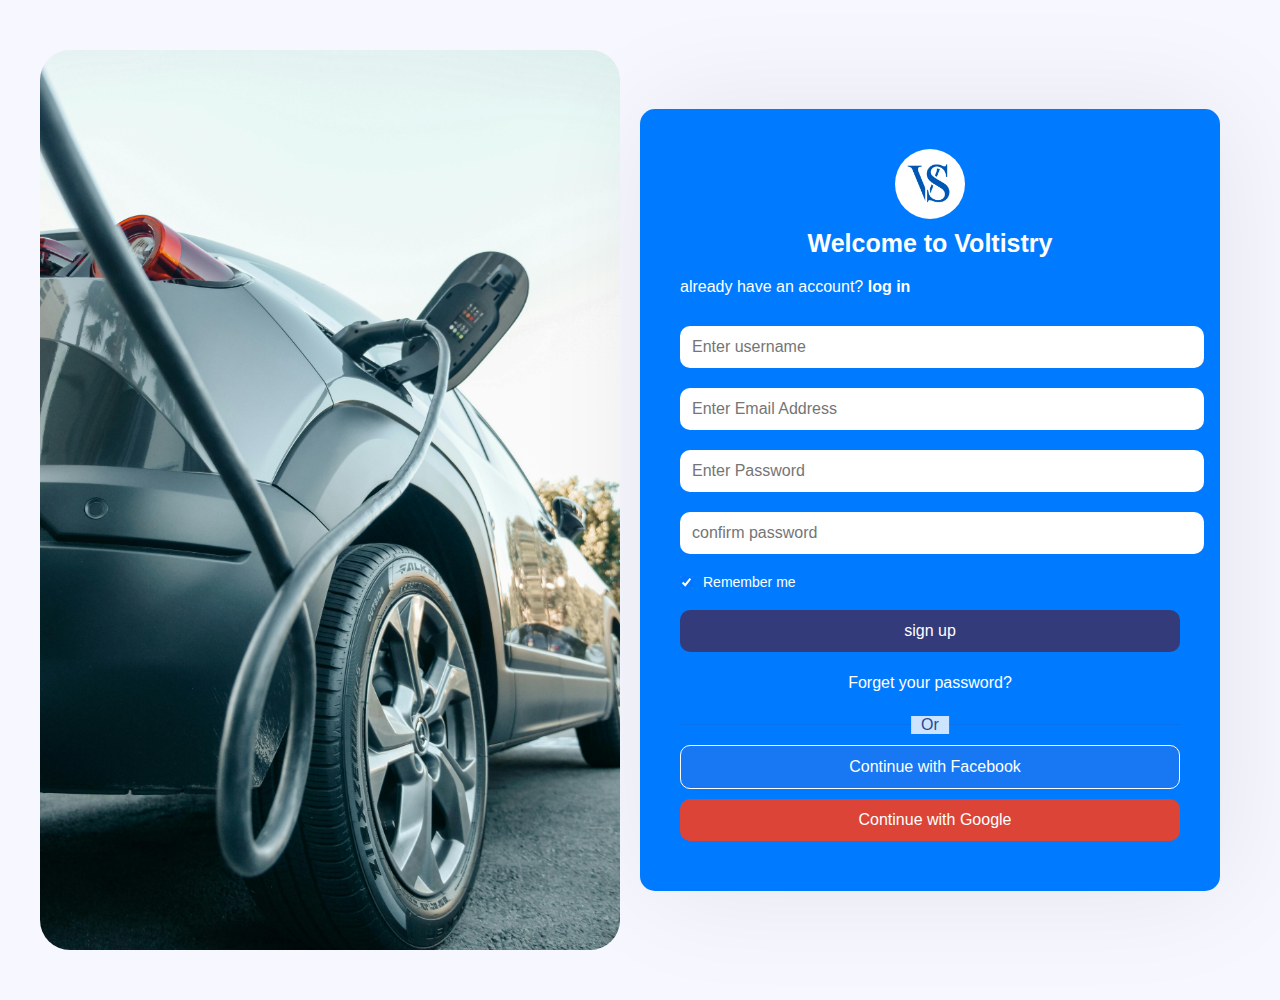
<file: signup.html>
<!DOCTYPE html>
<html lang="en">
<head>
    <meta charset="UTF-8">
    <meta name="viewport" content="width=device-width, initial-scale=1.0">
    <title>sign_up</title>
    <link rel="stylesheet" href="index.css" />
    <script src="./index.js"></script>
</head>
<body>
    

    <section class="signin-section">
        <div class="container">
          <div class="signin-wrapper">
            <div class="signin-bg-holder"></div>
            <div class="signin-form-wrapper">
              <div class="signin-form-card">
                <div class="logo_holder">
                  <img class="custom-brand" src="./images/logo.png" alt="">
                </div>

                <h2 class="signin-heading">Welcome to Voltistry</h2>
                <p class="signin-sub-heading">
                  <span class="opacity-50">already have an account?</span>
                  <a href="./login.html" class="signin-link">log in </a>
                </p>
    
                <form class="signin-form">
                  <div class="form-group">
                    <input required type="text" id="username" placeholder="Enter username" />
                  </div>
                  <div class="form-group">
                    <input required type="text" id="email" placeholder="Enter Email Address" />
                  </div>
                  <div class="form-group">
                    <input required type="password" id="password" placeholder="Enter Password" />
                  </div>
                  <div class="form-group">
                    <input required type="password" id="confirm_password" placeholder="confirm password" />
                  </div>
                  <div class="form-group">
                    <label class="checkbox-label">
                      <input required type="checkbox" id="remember-me" checked />
                      <span>Remember me</span>
                    </label>
                  </div>
                  <button type="submit" class="signin-submit-btn">sign up</button>
                  <button class="signin-forgot-btn">Forget your password?</button>
      
                  <div class="signin-or-separator">
                    <hr />
                    <span>Or</span>
                  </div>
      
                  <button class="signin-social-btn facebook-btn">
                    <i class="fab fa-facebook"></i>
                    <span>Continue with Facebook</span>
                  </button>
                  <button class="signin-social-btn google-btn">
                    <i class="fab fa-google"></i>
                    <span>Continue with Google</span>
                  </button>
                </form>
              </div>
            </div>
          </div>
        </div>
      </section>

</body>
</html>
</file>
<file: index.css>
* {
  margin: 0;
  padding: 0;
}
body {
  margin: 0;
  padding: 0;
  font-family: Arial, sans-serif;

  margin: 0;
  padding: 0;
  font-family: Arial, sans-serif;
  background-color: #ffffff; /* White */
  color: #333b7b; /* Dark Blue */
}
/*  */

/* Nav Section */
.custom-nav {
  background-color: #ffffff; /* White */
  padding: 10px 0;
  position: relative;
}

.custom-container {
  max-width: 1200px;
  margin: 0 auto;
  padding: 0 20px;
  display: flex;
  justify-content: space-between;
  align-items: center;
  height: 70px;
}

/* Navbar Brand */
.custom-brand {
  height: 70px;
  width: 70px;
}

/* Navbar Toggler */
.custom-toggler {
  display: none; /* Hidden by default */
  border: none;
  background: none;
  cursor: pointer;
  padding: 10px;
  z-index: 1000;
}

.custom-toggler-icon {
  position: relative;
  display: block;
  width: 25px;
  height: 2px;
  background-color: #000; /* Black */
  border-radius: 5px;
  transition: all 0.35s ease-in-out;
}

.custom-toggler-icon::before,
.custom-toggler-icon::after {
  content: "";
  position: absolute;
  left: 0;
  width: 25px;
  height: 2px;
  background-color: #000; /* Black */
  border-radius: 5px;
  transition: all 0.35s ease-in-out;
}

.custom-toggler-icon::before {
  top: -7px;
}

.custom-toggler-icon::after {
  bottom: -7px;
}

/* Navbar Collapse */
.custom-nav-collapse {
  display: flex;
  align-items: center;
}

.custom-nav-list {
  list-style: none;
  margin: 0;
  padding: 0;
  display: flex;
  align-items: center;
}

.custom-nav-item {
  margin-left: 20px;
}

.custom-nav-link {
  color: #000; /* Black */
  text-decoration: none;
  opacity: 0.6;
  transition: opacity 0.3s ease;
}

.custom-nav-link:hover,
.custom-nav-link:focus,
.custom-nav-link.active {
  opacity: 1;
}

/* Buttons */
.custom-btn {
  padding: 8px 16px;
  border-radius: 5px;
  font-size: 16px;
  cursor: pointer;
  transition: all 0.3s ease;
}

.custom-btn-outline {
  background-color: transparent;
  border: 1px solid #0d6efd; /* Blue */
  color: #0d6efd; /* Blue */
}
.custom-btn-link {
  color: white;
  text-decoration: none;
}
.custom-btn-outline-link {
  color: #0d6efd;
  text-decoration: none;
}

.custom-btn-outline:hover {
  background-color: rgba(13, 110, 253, 0.9); /* Blue */
  color: #fff; /* White */
}
.custom-btn-outline:hover .custom-btn-outline-link {
  color: #fff; /* White */
}

.custom-btn-primary {
  background-color: #0d6efd; /* Blue */
  border: 1px solid #0d6efd; /* Blue */
  color: #fff; /* White */
}

.custom-btn-primary:hover {
  background-color: rgba(13, 110, 253, 0.9); /* Blue */
}

/* Responsive Design */
@media (max-width: 1200px) {
  .custom-toggler {
    display: block; /* Show toggler on smaller screens */
  }

  .custom-nav-collapse {
    position: fixed;
    top: 0;
    left: -100%;
    width: 100%;
    height: 100vh;
    background-color: rgba(
      255,
      255,
      255,
      0.95
    ); /* White with slight transparency */
    flex-direction: column;
    justify-content: center;
    align-items: center;
    transition: left 0.3s ease-in-out;
    z-index: 999;
  }

  .custom-nav-collapse.active {
    left: 0; /* Slide in from the left */
  }

  .custom-nav-list {
    flex-direction: column;
  }

  .custom-nav-item {
    margin: 15px 0;
  }

  .custom-nav-list .custom-btn {
    margin-top: 20px;
  }

  /* Toggler Icon Animation */
  .custom-toggler.active .custom-toggler-icon {
    background-color: transparent;
  }

  .custom-toggler.active .custom-toggler-icon::before {
    top: 0;
    transform: rotate(45deg);
  }

  .custom-toggler.active .custom-toggler-icon::after {
    bottom: 0;
    transform: rotate(-45deg);
  }
}
/*  */

.video-container {
  position: relative;
  width: 100%;
  height: 90vh; /* Adjust height as needed */
  overflow: hidden;
}

.video-container video {
  position: absolute;
  top: 50%;
  left: 50%;
  transform: translate(-50%, -50%);
  width: 100%;
  height: 100%;
  object-fit: cover;
  z-index: -1;
}

.video-overlay {
  position: absolute;
  top: 0;
  left: 0;
  width: 100%;
  height: 100%;
  background: rgba(0, 0, 0, 0.24);
  /* Optional overlay for better readability */
}
.content {
  color: white;

  height: 100%;
  width: 100%;
  display: flex;
  flex-direction: column;
  justify-content: flex-end;
  align-items: center;
  text-align: center;
}

.content h1 {
  padding-bottom: 100px;
  position: relative;
  color: white;
  font-size: 2.5rem;
  bottom: 0;
}
.content_button {
  padding: 20px 30px;
  background-color: #007bff;
  color: white;
  border: none;
  padding: 12px 20px;
  font-size: 20px;
  font-weight: bold;
  border-radius: 5px;
  cursor: pointer;
  margin-top: 20px;
  margin-bottom: 20px;
  transition: background 0.3s;
}

/* Intro Section */
.intro-section {
  padding: 160px 60px;
  /* text-align: center; */
  border-radius: 20px;
  margin-bottom: 40px;
  width: 50vw;
  margin: auto;
}

/* Intro Heading */
.intro-heading {
  font-size: 36px;
  color: rgb(0, 0, 0);
  margin-bottom: 20px;
  position: relative;
  display: inline-block;
}

.intro-heading::after {
  content: "";
  position: absolute;
  bottom: -10px;
  left: 50%;
  transform: translateX(-50%);
  width: 70%;
  height: 4px;
  background-color: rgb(0, 123, 255); /* Electric Blue */
  border-radius: 2px;
}

/* Intro Text */
.intro-text {
  font-size: 18px;
  line-height: 1.6;
  color: #000000; /* Cool Gray */
  /* max-width: 800px; */
  margin: 0 auto;
}

@media (max-width: 768px) {
  .intro-section {
    padding: 40px 20px;
    width: 90vw;
  }

  .intro-heading {
    font-size: 28px;
  }

  .intro-text {
    font-size: 16px;
  }
}

/* General Styles for Section 1 */

.explore_section {
  background-color: #007bff; /* Electric Blue */
}
.section1title {
  padding-top: 50px;
  text-align: center;
  font-size: 28px;
  font-weight: bold;
  color: #ffffff;
  margin-bottom: 30px;
}

.section1 {
  display: grid;
  grid-template-columns: repeat(
    auto-fit,
    minmax(400px, 1fr)
  ); /* Responsive two-column layout */
  gap: 200px;
  padding: 100px;
  background-color: #007bff; /* Electric Blue */
}

/* Section 1 Box */
.section1box {
  background-color: #ffffff; /* White */
  border-radius: 20px;
  overflow: hidden;
  box-shadow: 0 8px 25px rgba(0, 0, 0, 0.1); /* More natural shadow */
  transition: transform 0.3s ease, box-shadow 0.3s ease;
}

.section1box:hover {
  transform: translateY(-8px); /* Lift effect on hover */
  box-shadow: 0 10px 30px rgba(0, 0, 0, 0.2);
}

/* Image Holder */
.section1boximgholder {
  width: 100%;
  height: 300px; /* Optimized height */
  overflow: hidden;
  position: relative;
}

.section1boximg {
  width: 100%;
  height: 100%;
  object-fit: cover; /* Ensures the image fills the container */
  transition: transform 0.4s ease;
}

.section1boximgholder:hover .section1boximg {
  transform: scale(1.05); /* Subtle zoom effect */
}

/* Text Holder */
.section1boxtextholder {
  padding: 25px;
}

.section1boxtexthead {
  font-size: 22px;
  font-weight: bold;
  margin-bottom: 15px;
  color: #0a192f; /* Dark Navy */
  position: relative;
}

.section1boxtexthead::after {
  content: "";
  position: absolute;
  bottom: -8px;
  left: 0;
  width: 50px;
  height: 3px;
  background-color: #007bff;
  border-radius: 2px;
}

.section1boxtext {
  font-size: 16px;
  line-height: 1.6;
  margin-bottom: 20px;
  color: #555555;
}

/* Button Styles */
.section1boxbutton {
  display: inline-block;
  background-color: #007bff; /* Electric Blue */
  color: white;
  padding: 12px 20px;
  border: none;
  border-radius: 8px;
  font-size: 16px;
  font-weight: bold;
  cursor: pointer;
  transition: all 0.3s ease;
  position: relative;
  overflow: hidden;
}

.section1boxbutton:hover {
  background-color: #00c853; /* Eco Green */
  box-shadow: 0 4px 10px rgba(0, 123, 255, 0.3);
  transform: translateY(-3px);
}

.section1boxbutton:active {
  transform: translateY(0);
}

/* Responsive Design */
@media (max-width: 768px) {
  .section1 {
    grid-template-columns: 1fr; /* Single column on mobile */
    padding: 20px 30px;
    gap: 100px;
  }

  .section1boximgholder {
    height: 200px; /* Smaller image height */
  }

  .section1boxtexthead {
    font-size: 18px;
  }

  .section1boxtext {
    font-size: 14px;
  }

  .section1boxbutton {
    font-size: 14px;
    padding: 10px 16px;
  }
}

/* Gallery Section */
.gallery-section {
  padding: 60px 20px;
  max-width: 1200px;
  margin: 0 auto;
}

/* Masonry Grid Layout */
.gallery-masonry {
  columns: 3; /* 3 columns */
  gap: 20px; /* Space between items */
}

.gallery-item {
  position: relative;
  margin-bottom: 20px;
  break-inside: avoid; /* Prevents items from breaking across columns */
  border-radius: 15px;
  overflow: hidden;
  box-shadow: 0 4px 10px rgba(0, 0, 0, 0.2); /* Subtle shadow */
  transition: transform 0.3s ease, box-shadow 0.3s ease;
}

.gallery-item:hover {
  transform: translateY(-5px); /* Lift effect on hover */
  box-shadow: 0 8px 20px rgba(0, 0, 0, 0.3); /* Enhanced shadow on hover */
}

.gallery-item img {
  width: 100%;
  height: auto;
  display: block;
  border-radius: 15px;
}

.gallery-item video {
  width: 100%;
  height: auto;
  display: block;
  border-radius: 15px;
}

/* Overlay Effect */
.overlay {
  position: absolute;
  top: 0;
  left: 0;
  width: 100%;
  height: 100%;
  background: rgba(0, 0, 0, 0.315); /* Dark overlay */
  color: #ffffff; /* White text */
  display: flex;
  flex-direction: column;
  justify-content: center;
  align-items: center;
  opacity: 0;
  transition: opacity 0.3s ease;
  border-radius: 15px;
}

.gallery-item:hover .overlay {
  opacity: 1; /* Show overlay on hover */
}

.overlay h3 {
  font-size: 24px;
  margin-bottom: 10px;
}

.overlay p {
  font-size: 16px;
  text-align: center;
  max-width: 80%;
}

/* Responsive Design */
@media (max-width: 768px) {
  .gallery-masonry {
    columns: 2; /* 2 columns on smaller screens */
  }
}

@media (max-width: 480px) {
  .gallery-masonry {
    columns: 1; /* 1 column on mobile */
  }
}

/*  */

/* Service Section */
.service-section {
  position: relative;
  padding: 60px 20px;
  overflow: hidden;
  z-index: 1;
}

@media (min-width: 768px) {
  .service-section {
    padding: 100px 20px;
  }
}

/* Shapes */
.shape-one {
  position: absolute;
  bottom: -20%;
  left: 0;
  z-index: -1;
}

.shape-two {
  position: absolute;
  top: -20%;
  right: 0;
  z-index: -1;
}

/* Container */
.container {
  max-width: 1200px;
  margin: 0 auto;
  padding: 0 20px;
}

/* Content Wrapper */
.content-wrapper {
  display: flex;
  flex-wrap: wrap;
  gap: 40px;
}

.text-content {
  flex: 1;
  min-width: 300px;
}

.cards-wrapper {
  flex: 2;
  display: flex;
  gap: 20px;
}

.cards-column {
  flex: 1;
  display: flex;
  flex-direction: column;
  gap: 20px;
}

/* Section Heading */
.section-heading {
  font-size: 25px;
  font-weight: bold;
  line-height: 1.5;
  margin-bottom: 20px;
}

@media (min-width: 768px) {
  .section-heading {
    font-size: 40px;
  }
}

/* Section Sub Heading */
.section-sub-heading {
  font-size: 17px;
  line-height: 1.5;
  opacity: 0.8;
}

/* Cards */
.card {
  background-color: #ffffff; /* White */
  box-shadow: 0px 6px 44px rgba(173, 174, 197, 0.2); /* Subtle shadow */
  padding: 20px;
  border-radius: 10px;
  transition: transform 0.3s ease, box-shadow 0.3s ease;
}

.card:hover {
  transform: translateY(-5px); /* Lift effect on hover */
  box-shadow: 0px 8px 30px rgba(173, 174, 197, 0.3); /* Enhanced shadow on hover */
}

.card-icon {
  font-size: 40px;
  color: #0d6efd; /* Blue */
  margin-bottom: 20px;
}

.card-title {
  font-size: 20px;
  font-weight: bold;
  margin-bottom: 10px;
}

.card-text {
  font-size: 16px;
  opacity: 0.75;
  line-height: 1.5;
}

/* Responsive Design */
@media (max-width: 768px) {
  .content-wrapper {
    flex-direction: column;
  }

  .cards-wrapper {
    flex-direction: column;
  }
}

/*  */

/* Signin Section */
.signin-section {
  padding: 50px 0;
  overflow: hidden;
}

.container {
  max-width: 1200px;
  margin: 0 auto;
  padding: 0 20px;
}
.logo_holder{
  display: flex;
  justify-content: center;
  align-items: center;
  margin-bottom: 10px;
}
.logo_holder img{
  border-radius: 50%;
}
.signin-wrapper {
  display: flex;
  flex-wrap: wrap;
  min-height: 100vh;
}

.signin-bg-holder {
  flex: 1;
  min-width: 300px;
  background-image: url("./images/pexels-kindelmedia-9799992.jpg");
  background-position: center;
  background-repeat: no-repeat;
  background-size: cover;
  border-radius: 30px;
  display: none; /* Hidden on mobile */
}

@media (min-width: 768px) {
  .signin-bg-holder {
    display: block;
  }
}

.signin-form-wrapper {
  flex: 1;
  min-width: 300px;
  display: flex;
  align-items: center;
  justify-content: center;
  padding: 20px;
}

.signin-form-card {
  background-color: #007bff; /* White */
  box-shadow: 6px 0px 118px rgba(0, 0, 0, 0.08); /* Subtle shadow */
  border-radius: 15px;
  padding: 40px;
  width: 100%;
  max-width: 500px;
}

.signin-heading {
  text-align: center;

  font-size: 25px;
  font-weight: bold;
  margin-bottom: 20px;
  color: #ffffff; /* Dark Blue */
}

.signin-sub-heading {
  font-size: 16px;
  margin-bottom: 30px;
  color: #ffffff; /* Dark Blue */
}

.signin-link {
  color: #ffffff; /* Dark Blue */
  text-decoration: none;
  font-weight: bold;
}

.signin-link:hover {
  text-decoration: underline;
}

/* Form Styles */
.signin-form .form-group {
  margin-bottom: 20px;
}

.signin-form input[type="text"],
.signin-form input[type="password"] {
  width: 100%;
  padding: 12px;
  border: none;
  border-radius: 10px;
  background-color: rgb(255, 255, 255); /* Light Blue Background */
  font-size: 16px;
  color: #ffffff; /* Dark Blue */
}

.signin-form input[type="text"]:focus,
.signin-form input[type="password"]:focus {
  outline: none;
  border: 1px solid #ffffff; /* Blue */
}

.checkbox-label {
  display: flex;
  align-items: center;
  font-size: 14px;
  color: #ffffff; /* Dark Blue */
}

.checkbox-label input {
  margin-right: 10px;
}

/* Buttons */
.signin-submit-btn {
  width: 100%;
  padding: 12px;
  background-color: #333b7b; /* Dark Blue */
  color: #ffffff; /* White */
  border: none;
  border-radius: 10px;
  font-size: 16px;
  cursor: pointer;
  margin-bottom: 10px;
}

.signin-submit-btn:hover {
  background-color: #2a3266; /* Darker Blue */
}

.signin-forgot-btn {
  width: 100%;
  padding: 12px;
  background-color: transparent;
  color: #ffffff; /* Dark Blue */
  border: none;
  font-size: 16px;
  cursor: pointer;
}

.signin-forgot-btn:hover {
  text-decoration: underline;
}

/* Social Buttons */
.signin-social-btn {
  width: 100%;
  padding: 12px;
  border: none;
  border-radius: 10px;
  font-size: 16px;
  cursor: pointer;
  display: flex;
  align-items: center;
  justify-content: center;
  margin-bottom: 10px;
}

.signin-social-btn i {
  font-size: 20px;
  margin-right: 10px;
}

.facebook-btn {
  background-color: #1877f2; /* Facebook Blue */
  color: #ffffff; /* White */
  border: 1px solid white;
}

.google-btn {
  background-color: #db4437; /* Google Red */
  color: #ffffff; /* White */
}

/* OR Separator */
.signin-or-separator {
  position: relative;
  text-align: center;
  margin: 20px 0;
}

.signin-or-separator hr {
  border: none;
  border-top: 1px solid rgba(51, 59, 123, 0.15); /* Light Blue */
}

.signin-or-separator span {
  background-color: #ffffff; /* White */
  padding: 0 10px;
  position: absolute;
  top: 50%;
  left: 50%;
  transform: translate(-50%, -50%);
  color: #333b7b; /* Dark Blue */
  opacity: 0.8;
}

/*  */

/* About Section */
.about-section {
  background-color: #ffffff; /* White */
  padding: 60px 20px;
  overflow: hidden;
}

@media (min-width: 768px) {
  .about-section {
    padding: 100px 20px;
  }
}

/* Container */
.container {
  max-width: 1200px;
  margin: 0 auto;
  padding: 0 20px;
}

/* About Header */
.about-header {
  text-align: center;
  margin-bottom: 60px;
}

.about-heading {
  font-size: 35px;
  line-height: 45px;
  font-weight: bold;
  margin-bottom: 20px;
}

@media (min-width: 768px) {
  .about-heading {
    font-size: 50px;
    line-height: 70px;
  }
}

.about-sub-heading {
  font-size: 20px;
  line-height: 28px;
  font-weight: 500;
  max-width: 800px;
  margin: 0 auto;
}

/* About Content */
.about-content {
  display: flex;
  flex-wrap: wrap;
  align-items: center;
  justify-content: space-between;
  margin-bottom: 60px;
}

.about-content.reverse {
  flex-direction: row-reverse;
}

.about-text {
  flex: 1;
  min-width: 300px;
  padding: 0 20px;
}

.about-title {
  font-size: 24px;
  font-weight: bold;
  margin-bottom: 20px;
}

.about-description {
  font-size: 16px;
  line-height: 1.7;
  opacity: 0.7;
}

.about-image {
  flex: 1;
  min-width: 300px;
  text-align: center;
}

.about-image img {
  max-width: 100%;
  border-radius: 15px;
}

/* Responsive Design */
@media (max-width: 768px) {
  .about-content {
    flex-direction: column;
  }

  .about-content.reverse {
    flex-direction: column;
  }

  .about-text {
    margin-bottom: 20px;
  }
}

/* General Styling */
body {
  font-family: Arial, sans-serif;
  background-color: #f7f7ff;
  margin: 0;
  padding: 0;
}
/* Comparison Section */
.ezy__comparison {
  text-align: center;
  padding: 60px 20px;
}

.ezy__comparison-heading {
  font-size: 35px;
  font-weight: bold;
  color: #252d39;
}

.ezy__comparison-sub-heading {
  font-size: 18px;
  color: #666;
  margin-bottom: 40px;
}

/* Comparison Cards */
.comparison-cards {
  display: flex;
  justify-content: center;
  gap: 20px;
  flex-wrap: wrap;
}

.comparison-card {
  background-color: #fff;
  border-radius: 10px;
  padding: 30px;
  width: 300px;
  box-shadow: 0 4px 8px rgba(0, 0, 0, 0.1);
  text-align: center;
  transition: transform 0.3s ease-in-out;
}

.comparison-card:hover {
  transform: translateY(-5px);
}

.comparison-card.active {
  background-color: #007bff;
  color: white;
}

/* Images */
.comparison-img {
  width: 100%;
  height: 180px;
  object-fit: cover;
  border-radius: 10px;
  margin-bottom: 15px;
}

.comparison-card h3 {
  font-size: 24px;
  margin-bottom: 15px;
}

.ezy__comparison-price {
  font-size: 22px;
  font-weight: bold;
  margin-bottom: 10px;
}

.ezy__comparison-note {
  font-size: 14px;
  color: gray;
  margin-bottom: 20px;
}

/* Features List */
.comparison-features {
  list-style: none;
  padding: 0;
}

.comparison-features li {
  font-size: 16px;
  margin-bottom: 10px;
}

.comparison-features i {
  margin-right: 8px;
  color: #007bff;
}

.comparison-card.active .comparison-features i {
  color: white;
}

/* Buttons */
.btn {
  background-color: #007bff;
  color: white;
  border: none;
  padding: 12px 20px;
  font-size: 16px;
  border-radius: 5px;
  cursor: pointer;
  width: 100%;
  margin-top: 20px;
  transition: background 0.3s;
}

.btn:hover {
  background-color: #0056b3;
}

.comparison-card.active .btn {
  background-color: white;
  color: #007bff;
  border: 1px solid white;
}

.comparison-card.active .btn:hover {
  background-color: rgba(255, 255, 255, 0.8);
}

/* contact us page */

/* Contact Section */
.contact-section {
  padding: 100px 0;
  background-color: #f8f9fa; /* Light Background for Contrast */
  text-align: center;
}

.contact-section .container {
  max-width: 1100px;
  margin: auto;
}

/* Heading & Subheading */
.contact-heading {
  font-size: 40px;
  font-weight: bold;
  color: #007bff;
  margin-bottom: 15px;
}

.contact-sub-heading {
  font-size: 20px;
  color: #333;
  margin-bottom: 50px;
  line-height: 1.6;
}

/* Contact Content Layout */
.contact-content {
  display: flex;
  align-items: center;
  justify-content: space-between;
  flex-wrap: wrap;
  background: #ffffff;
  padding: 40px;
  border-radius: 10px;
  box-shadow: 0px 4px 15px rgba(0, 0, 0, 0.1);
}

/* Contact Form */
.contact-form {
  flex: 1;
  max-width: 500px;
  text-align: left;
}

.contact-form label {
  font-size: 18px;
  font-weight: bold;
  color: #333;
  display: block;
  margin-bottom: 8px;
}

.contact-form input,
.contact-form textarea {
  width: 100%;
  padding: 14px;
  margin-bottom: 20px;
  border: 2px solid #007bff;
  border-radius: 8px;
  font-size: 18px;
  background-color: #f1f7ff;
  transition: 0.3s;
}

/* Input Hover Effects */
.contact-form input:focus,
.contact-form textarea:focus {
  border-color: #0056b3;
  background-color: #ffffff;
  outline: none;
}

/* Checkbox */
.checkbox-container {
  display: flex;
  align-items: center;
  margin-bottom: 20px;
}

.checkbox-container input {
  margin-right: 10px;
  transform: scale(1.3);
}

.checkbox-container label {
  font-size: 16px;
  color: #444;
}

/* Button */
.btn-primary {
  background-color: #007bff;
  color: #ffffff;
  padding: 14px 25px;
  border: none;
  border-radius: 8px;
  cursor: pointer;
  font-size: 18px;
  transition: 0.3s;
  box-shadow: 0px 4px 10px rgba(0, 123, 255, 0.3);
}

.btn-primary:hover {
  background-color: #0056b3;
  box-shadow: 0px 6px 15px rgba(0, 123, 255, 0.4);
  transform: translateY(-2px);
}

/* Contact Image */
.contact-image {
  flex: 1;
  display: flex;
  justify-content: center;
  align-items: center;
}

.contact-image img {
  max-width: 90%;
  border-radius: 10px;
  box-shadow: 0px 4px 10px rgba(0, 0, 0, 0.1);
}

/* Responsive Design */
@media (max-width: 768px) {
  .contact-content {
    flex-direction: column;
    text-align: center;
    padding: 30px;
  }

  .contact-form {
    max-width: 100%;
    padding: 0 20px;
  }

  .contact-image {
    margin-top: 30px;
  }
}


/* Full-Page EV & PHEV Section */
.ezy__evphev {
  padding: 100px 0;
  background-color: #ffffff;
  text-align: center;
}

.ezy__evphev .container {
  max-width: 1200px;
  margin: auto;
}

.ezy__evphev .section-title {
  font-size: 36px;
  font-weight: bold;
  color: #007bff;
  margin-bottom: 10px;
}

.ezy__evphev .section-description {
  font-size: 18px;
  color: #333;
  margin-bottom: 50px;
}

/* Vehicle Sections */
.vehicle-container {
  background-color: #007bff; /* Blue Background */
  color: #ffffff; /* White Text */
  padding: 60px 40px;
  border-radius: 10px;
  margin-bottom: 60px;
  text-align: left;
}

/* Row Styling */
.ezy__evphev .row {
  display: flex;
  align-items: center;
  flex-wrap: wrap;
  margin-bottom: 30px;
}

/* Text Content */
.ezy__evphev .text-content {
  flex: 1;
  padding: 40px;
}

.ezy__evphev .vehicle-heading {
  font-size: 28px;
  color: #ffffff;
  font-weight: bold;
  margin-bottom: 15px;
}

.ezy__evphev .vehicle-description {
  font-size: 18px;
  color: #f8f9fa;
  margin-bottom: 20px;
  line-height: 1.6;
}

.ezy__evphev .vehicle-features {
  list-style: none;
  padding: 0;
}

.ezy__evphev .vehicle-features li {
  font-size: 16px;
  color: #ffffff;
  margin-bottom: 10px;
  display: flex;
  align-items: center;
}

.ezy__evphev .vehicle-features li i {
  color: #f8f9fa;
  margin-right: 10px;
}

/* Image Content */
.ezy__evphev .image-content {
  flex: 1;
  display: flex;
  justify-content: center;
  align-items: center;
}

.ezy__evphev .vehicle-img {
  max-width: 100%;
  border-radius: 10px;
  box-shadow: 0 4px 10px rgba(0, 0, 0, 0.1);
}

/* Button Styling */
.ezy__evphev .btn {
  background-color: #ffffff;
  color: #007bff;
  padding: 12px 24px;
  border: none;
  border-radius: 5px;
  cursor: pointer;
  font-size: 16px;
  transition: 0.3s;
}

.ezy__evphev .btn:hover {
  background-color: #f8f9fa;
}

/* Responsive Design */
@media (max-width: 768px) {
  .ezy__evphev .row {
    flex-direction: column;
  }
  .ezy__evphev .text-content {
    text-align: center;
    padding: 20px;
  }
}
/* Footer Section */
.copyright-section {
  background-color: #007bff; /* Blue Background */
  color: #ffffff;
  padding: 50px 0;
  text-align: center;
}

.copyright-section .container {
  max-width: 1200px;
  margin: auto;
}

/* Logo & Copyright */
.copyright-logo {
  display: flex;
  flex-direction: column;
  align-items: center;
  margin-bottom: 20px;
}

.copyright-logo img {
  max-width: 50px;
  margin-bottom: 10px;
}

.copyright-text {
  font-size: 14px;
  color: #f8f9fa;
}

/* Description */
.copyright-description {
  font-size: 16px;
  max-width: 600px;
  margin: auto;
  margin-bottom: 20px;
  color: #e0e0e0;
}

/* Footer Links */
.footer-links {
  list-style: none;
  padding: 0;
  display: flex;
  justify-content: center;
  margin-bottom: 20px;
}

.footer-links li {
  margin: 0 15px;
}

.footer-links a {
  color: #ffffff;
  text-decoration: none;
  font-size: 16px;
  transition: 0.3s;
}

.footer-links a:hover {
  color: #f8f9fa;
  text-decoration: underline;
}

/* Social Media Links */
.social-links {
  list-style: none;
  padding: 0;
  display: flex;
  justify-content: center;
  margin-top: 10px;
}

.social-links li {
  margin: 0 10px;
}

.social-links a {
  color: #ffffff;
  font-size: 20px;
  transition: 0.3s;
}

.social-links a:hover {
  color: #f8f9fa;
}


/* Responsive for Tablets (max-width: 1024px) */
@media (max-width: 1024px) {
  .row {
    flex-direction: column;
    text-align: center;
  }
  .text-content {
    padding: 20px;
  }
  .image-content {
    justify-content: center;
  }
  .vehicle-img {
    max-width: 90%;
  }
  .footer-links {
    flex-direction: column;
  }
}

/* Responsive for Mobile Devices (max-width: 768px) */
@media (max-width: 768px) {
  .content h1{
    font-size: 25px;
    margin: 0px 10px;
  }
  .section-title {
    font-size: 28px;
  }
  .vehicle-heading {
    font-size: 24px;
  }
  .vehicle-description {
    font-size: 16px;
  }
  .copyright-section {
    padding: 30px 0;
  }
  .footer-links li {
    margin-bottom: 10px;
  }
  .social-links {
    flex-wrap: wrap;
  }
}


/* Charging Infrastructure Section */
.charging-infrastructure {
  padding: 80px 0;
  background-color: #ffffff;
  text-align: center;
}

.charging-infrastructure .container {
  max-width: 1100px;
  margin: auto;
}

.section-heading {
  font-size: 36px;
  font-weight: bold;
  color: #007bff;
  margin-bottom: 15px;
}

.section-sub-heading {
  font-size: 18px;
  color: #444;
  margin-bottom: 30px;
}

/* Google Map */
.map-container {
  width: 100%;
  border-radius: 10px;
  overflow: hidden;
  margin-bottom: 20px;
  box-shadow: 0 4px 15px rgba(0, 0, 0, 0.1);
}

/* Search Bar */
.search-bar {
  display: flex;
  justify-content: center;
  margin-bottom: 50px;
}

.search-bar input {
  width: 50%;
  padding: 12px;
  border: 2px solid #007bff;
  border-radius: 5px;
  font-size: 16px;
  transition: 0.3s;
}

.search-bar input:focus {
  border-color: #0056b3;
  outline: none;
}

.btn-search {
  background-color: #007bff;
  color: #ffffff;
  padding: 12px 20px;
  border: none;
  border-radius: 5px;
  cursor: pointer;
  font-size: 16px;
  transition: 0.3s;
  margin-left: 10px;
}

.btn-search:hover {
  background-color: #0056b3;
}

/* Charging Infrastructure Details */
.charging-details {
  padding: 80px 0;
  background-color: #f8f9fa;
  text-align: center;
}

.section-description {
  font-size: 18px;
  color: #333;
  margin-bottom: 40px;
  line-height: 1.6;
}

/* Charging Types */
.charging-types {
  display: flex;
  justify-content: space-between;
  flex-wrap: wrap;
  margin-top: 30px;
}

.charging-type {
  flex: 1;
  max-width: 30%;
  padding: 20px;
  background: #ffffff;
  border-radius: 10px;
  box-shadow: 0px 4px 15px rgba(0, 0, 0, 0.1);
  transition: 0.3s;
  margin: 10px;
}

.charging-type:hover {
  transform: translateY(-5px);
  box-shadow: 0px 6px 20px rgba(0, 0, 0, 0.15);
}

.charging-type img {
  max-width: 100%;
  border-radius: 10px;
  margin-bottom: 15px;
}

.charging-type h3 {
  font-size: 22px;
  color: #007bff;
  margin-bottom: 10px;
}

.charging-type p {
  font-size: 16px;
  color: #444;
}

/* Responsive Design */
@media (max-width: 1024px) {
  .search-bar input {
    width: 70%;
  }

  .charging-types {
    flex-direction: column;
    align-items: center;
  }

  .charging-type {
    max-width: 80%;
    margin-bottom: 20px;
  }
}

@media (max-width: 768px) {
  .section-heading {
    font-size: 28px;
  }

  .search-bar input {
    width: 80%;
  }

  .charging-type {
    max-width: 100%;
  }
}
</file>
